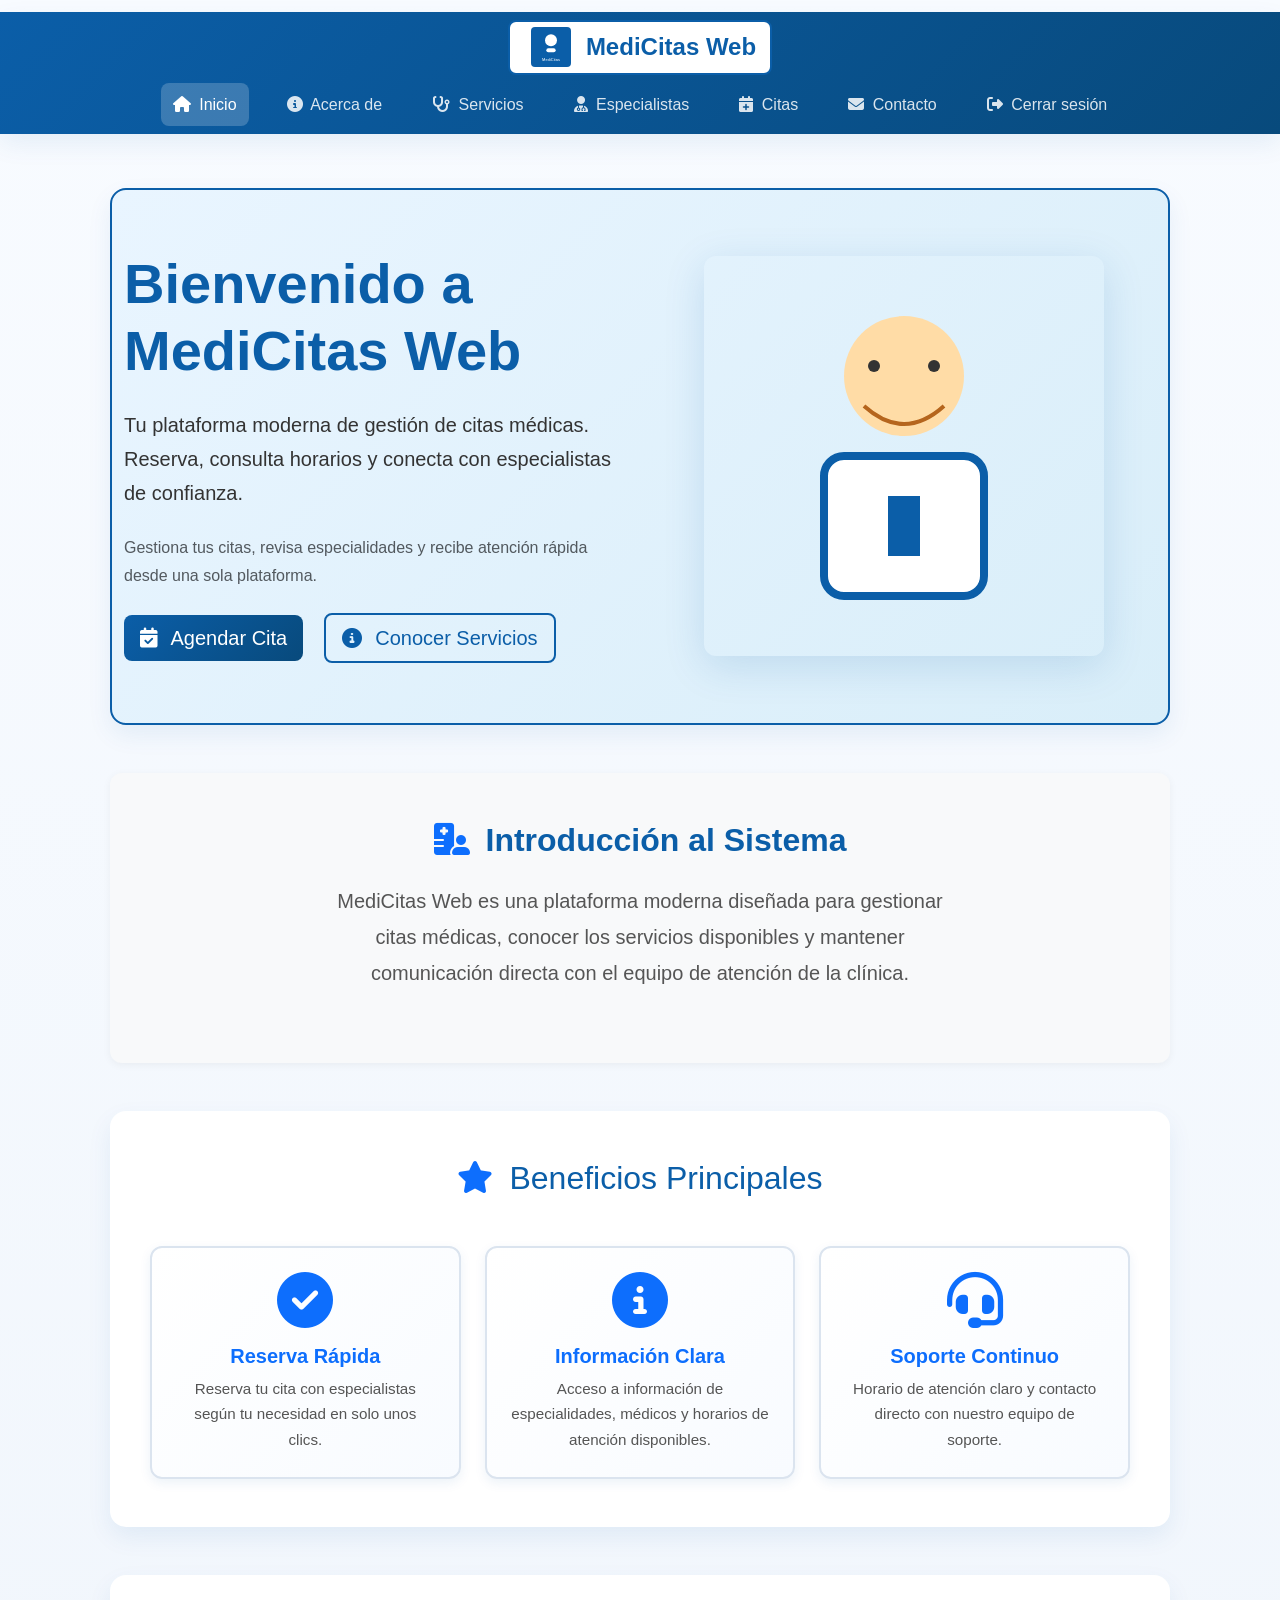
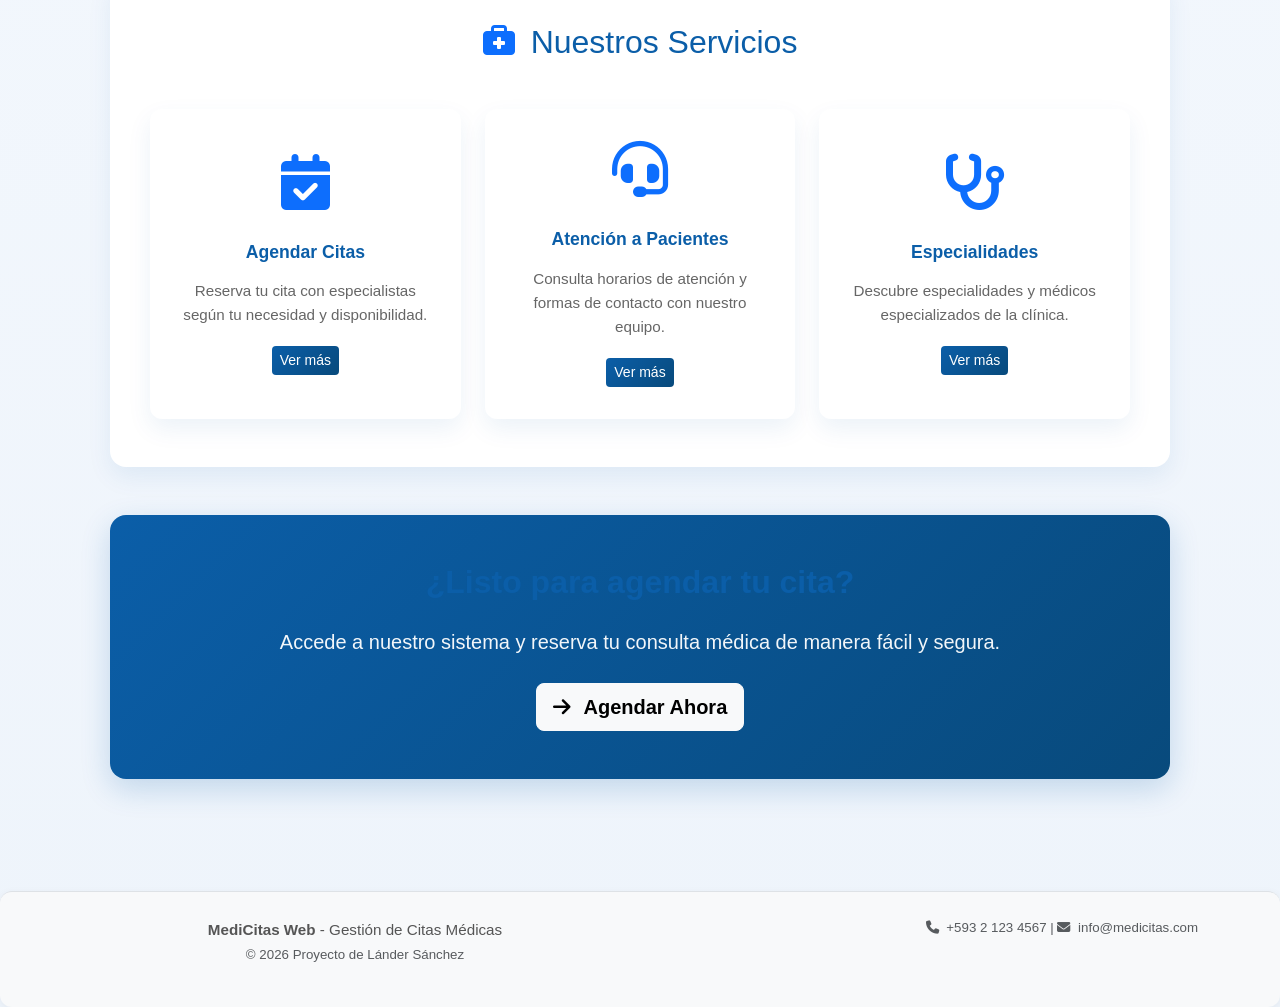
<file: Proyecto_SánchezLánder_FW/index.html>
<!DOCTYPE html>
<html lang="es">

<head>
  <meta charset="utf-8">
  <meta name="viewport" content="width=device-width, initial-scale=1.0">
  <title>MediCitas Web - Inicio</title>
  <link rel="icon" type="image/png" href="./images/inicio.png">

  <!-- Bootstrap CSS -->
  <link href="https://cdnjs.cloudflare.com/ajax/libs/bootstrap/5.3.0/css/bootstrap.min.css" rel="stylesheet">

  <!-- Font Awesome -->
  <link rel="stylesheet" href="https://cdnjs.cloudflare.com/ajax/libs/font-awesome/6.5.1/css/all.min.css">

  <!-- Custom CSS -->
  <link rel="stylesheet" href="css/general.css">
  <link rel="stylesheet" href="css/index.css">

  <meta name="description" content="MediCitas Web - Gestión simple de citas médicas">
</head>

<body>
  <!-- Navbar con Bootstrap -->
<!-- Navbar con Bootstrap (Completamente Centrada) -->
  <nav class="navbar navbar-expand-lg navbar-light sticky-top">
    <div class="container d-flex flex-column align-items-center">
      
      <!-- Contenedor para el Logo / Marca en el Centro -->
      <div class="w-100 d-flex justify-content-center mb-2">
        <a class="navbar-brand d-flex align-items-center fw-bold mx-auto" href="index.html" style="color: #0b5ea8 !important;">
          <img src="images/logo.svg" alt="Logo MediCitas" class="logo me-2" style="height: 40px;">
          <span class="fs-4" style="color: #0b5ea8 !important; opacity: 1 !important;">MediCitas Web</span>
        </a>
      </div>

      <!-- Botón Hamburguesa para Móviles -->
      <button class="navbar-toggler mb-2" type="button" data-bs-toggle="collapse" data-bs-target="#navbarNav">
        <span class="navbar-toggler-icon"></span>
      </button>

      <!-- Enlaces de navegación centrados -->
      <div class="collapse navbar-collapse justify-content-center" id="navbarNav">
    <ul class="navbar-nav text-center">
  <li class="nav-item"><a class="nav-link active" href="index.html"><i class="fas fa-house me-1"></i> Inicio</a></li>
  <li class="nav-item"><a class="nav-link" href="about.html"><i class="fas fa-circle-info me-1"></i> Acerca de</a></li>
  <li class="nav-item"><a class="nav-link" href="services.html"><i class="fas fa-stethoscope me-1"></i> Servicios</a></li>
  <li class="nav-item"><a class="nav-link" href="specialists.html"><i class="fas fa-user-doctor me-1"></i> Especialistas</a></li>
  <li class="nav-item"><a class="nav-link" href="citas.html"><i class="fas fa-calendar-plus me-1"></i> Citas</a></li>
  <li class="nav-item"><a class="nav-link" href="contact.html"><i class="fas fa-envelope me-1"></i> Contacto</a></li>
  <li class="nav-item"><a class="nav-link ms-lg-2" href="login.html"><i class="fas fa-sign-out-alt me-1"></i> Cerrar sesión</a></li>
</ul>
      </div>
      
    </div>
  </nav>

  <main>
    <!-- Hero Section -->
    <section class="hero-section mb-5">
      <div class="container">
        <div class="row align-items-center">
          <div class="col-lg-6">
            <h1 class="display-4 mb-4">Bienvenido a MediCitas Web</h1>
            <p class="lead mb-4">Tu plataforma moderna de gestión de citas médicas. Reserva, consulta horarios y conecta
              con especialistas de confianza.</p>
            <p class="text-muted mb-4">Gestiona tus citas, revisa especialidades y recibe atención rápida desde una sola
              plataforma.</p>
            <a href="citas.html" class="btn btn-primary btn-lg me-3">
              <i class="fas fa-calendar-check me-2"></i> Agendar Cita
            </a>
            <a href="services.html" class="btn btn-outline-primary btn-lg">
              <i class="fas fa-info-circle me-2"></i> Conocer Servicios
            </a>
          </div>
        <div class="col-lg-6 d-flex justify-content-center align-items-center">
            <img src="images/doctor.svg" alt="Doctor" class="img-fluid w-100" style="max-width: 400px;">
          </div>
        </div>
      </div>
    </section>

    <!-- Introducción -->
    <section class="py-5 bg-light rounded-lg mb-5">
      <div class="container">
        <div class="row">
          <div class="col-lg-8 mx-auto text-center">
            <h2 class="mb-4"><i class="fas fa-hospital-user text-primary me-3"></i>Introducción al Sistema</h2>
            <p class="fs-5">MediCitas Web es una plataforma moderna diseñada para gestionar citas médicas, conocer los
              servicios disponibles y mantener comunicación directa con el equipo de atención de la clínica.</p>
          </div>
        </div>
      </div>
    </section>

    <!-- Beneficios con Grid -->
    <section class="py-5 mb-5">
      <div class="container">
        <h2 class="text-center mb-5"><i class="fas fa-star text-primary me-3"></i>Beneficios Principales</h2>
        <div class="row g-4">
          <div class="col-md-6 col-lg-4">
            <div class="benefit-card p-4 h-100">
              <i class="fas fa-check-circle text-primary display-4 mb-3"></i>
              <h3 class="h5 text-primary mb-2">Reserva Rápida</h3>
              <p>Reserva tu cita con especialistas según tu necesidad en solo unos clics.</p>
            </div>
          </div>
          <div class="col-md-6 col-lg-4">
            <div class="benefit-card p-4 h-100">
              <i class="fas fa-info-circle text-primary display-4 mb-3"></i>
              <h3 class="h5 text-primary mb-2">Información Clara</h3>
              <p>Acceso a información de especialidades, médicos y horarios de atención disponibles.</p>
            </div>
          </div>
          <div class="col-md-6 col-lg-4">
            <div class="benefit-card p-4 h-100">
              <i class="fas fa-headset text-primary display-4 mb-3"></i>
              <h3 class="h5 text-primary mb-2">Soporte Continuo</h3>
              <p>Horario de atención claro y contacto directo con nuestro equipo de soporte.</p>
            </div>
          </div>
        </div>
      </div>
    </section>

    <!-- Resumen de Servicios con Cards Bootstrap -->
    <section class="py-5">
      <div class="container">
        <h2 class="text-center mb-5"><i class="fas fa-briefcase-medical text-primary me-3"></i>Nuestros Servicios</h2>
        <div class="row g-4">
          <div class="col-md-6 col-lg-4">
            <div class="card h-100 shadow-hover">
              <div class="card-body text-center">
                <i class="fas fa-calendar-check display-4 text-primary mb-3"></i>
                <h4 class="card-title">Agendar Citas</h4>
                <p class="card-text">Reserva tu cita con especialistas según tu necesidad y disponibilidad.</p>
                <a href="citas.html" class="btn btn-primary btn-sm">Ver más</a>
              </div>
            </div>
          </div>
          <div class="col-md-6 col-lg-4">

            <div class="card h-100 shadow-hover">
              <div class="card-body text-center">
                <!-- Icono de Atención al Paciente Restaurado -->
                <i class="fas fa-headset display-4 text-primary mb-3"></i>
                <h4 class="card-title">Atención a Pacientes</h4>
                <p class="card-text">Consulta horarios de atención y formas de contacto con nuestro equipo.</p>
                <a href="contact.html" class="btn btn-primary btn-sm">Ver más</a>
              </div>
            </div>
          </div>
          <div class="col-md-6 col-lg-4">
            <div class="card h-100 shadow-hover">
              <div class="card-body text-center">
                <i class="fas fa-stethoscope display-4 text-primary mb-3"></i>
                <h4 class="card-title">Especialidades</h4>
                <p class="card-text">Descubre especialidades y médicos especializados de la clínica.</p>
                <a href="specialists.html" class="btn btn-primary btn-sm">Ver más</a>
              </div>
            </div>
          </div>
        </div>
      </div>
    </section>

    <!-- CTA Section -->
    <section class="gradient-primary py-5 rounded-lg mt-5">
      <div class="container text-center">
        <h2 class="mb-4">¿Listo para agendar tu cita?</h2>
        <p class="fs-5 mb-4">Accede a nuestro sistema y reserva tu consulta médica de manera fácil y segura.</p>
        <a href="citas.html" class="btn btn-light btn-lg">
          <i class="fas fa-arrow-right me-2"></i> Agendar Ahora
        </a>
      </div>
    </section>
  </main>

  <footer class="bg-light border-top mt-5 py-4">
    <div class="container">
      <div class="row">
        <div class="col-md-6">
          <p class="mb-0"><strong>MediCitas Web</strong> - Gestión de Citas Médicas</p>
          <p class="text-muted small">© 2026 Proyecto de Lánder Sánchez</p>
        </div>
        <div class="col-md-6 text-md-end">
          <p class="text-muted small">
            <i class="fas fa-phone me-1"></i> +593 2 123 4567 |
            <i class="fas fa-envelope me-1"></i> info@medicitas.com
          </p>
        </div>
      </div>
    </div>
  </footer>

  <!-- Bootstrap JS -->
  <script src="https://cdnjs.cloudflare.com/ajax/libs/bootstrap/5.3.0/js/bootstrap.bundle.min.js"></script>
</body>

</html>
</file>
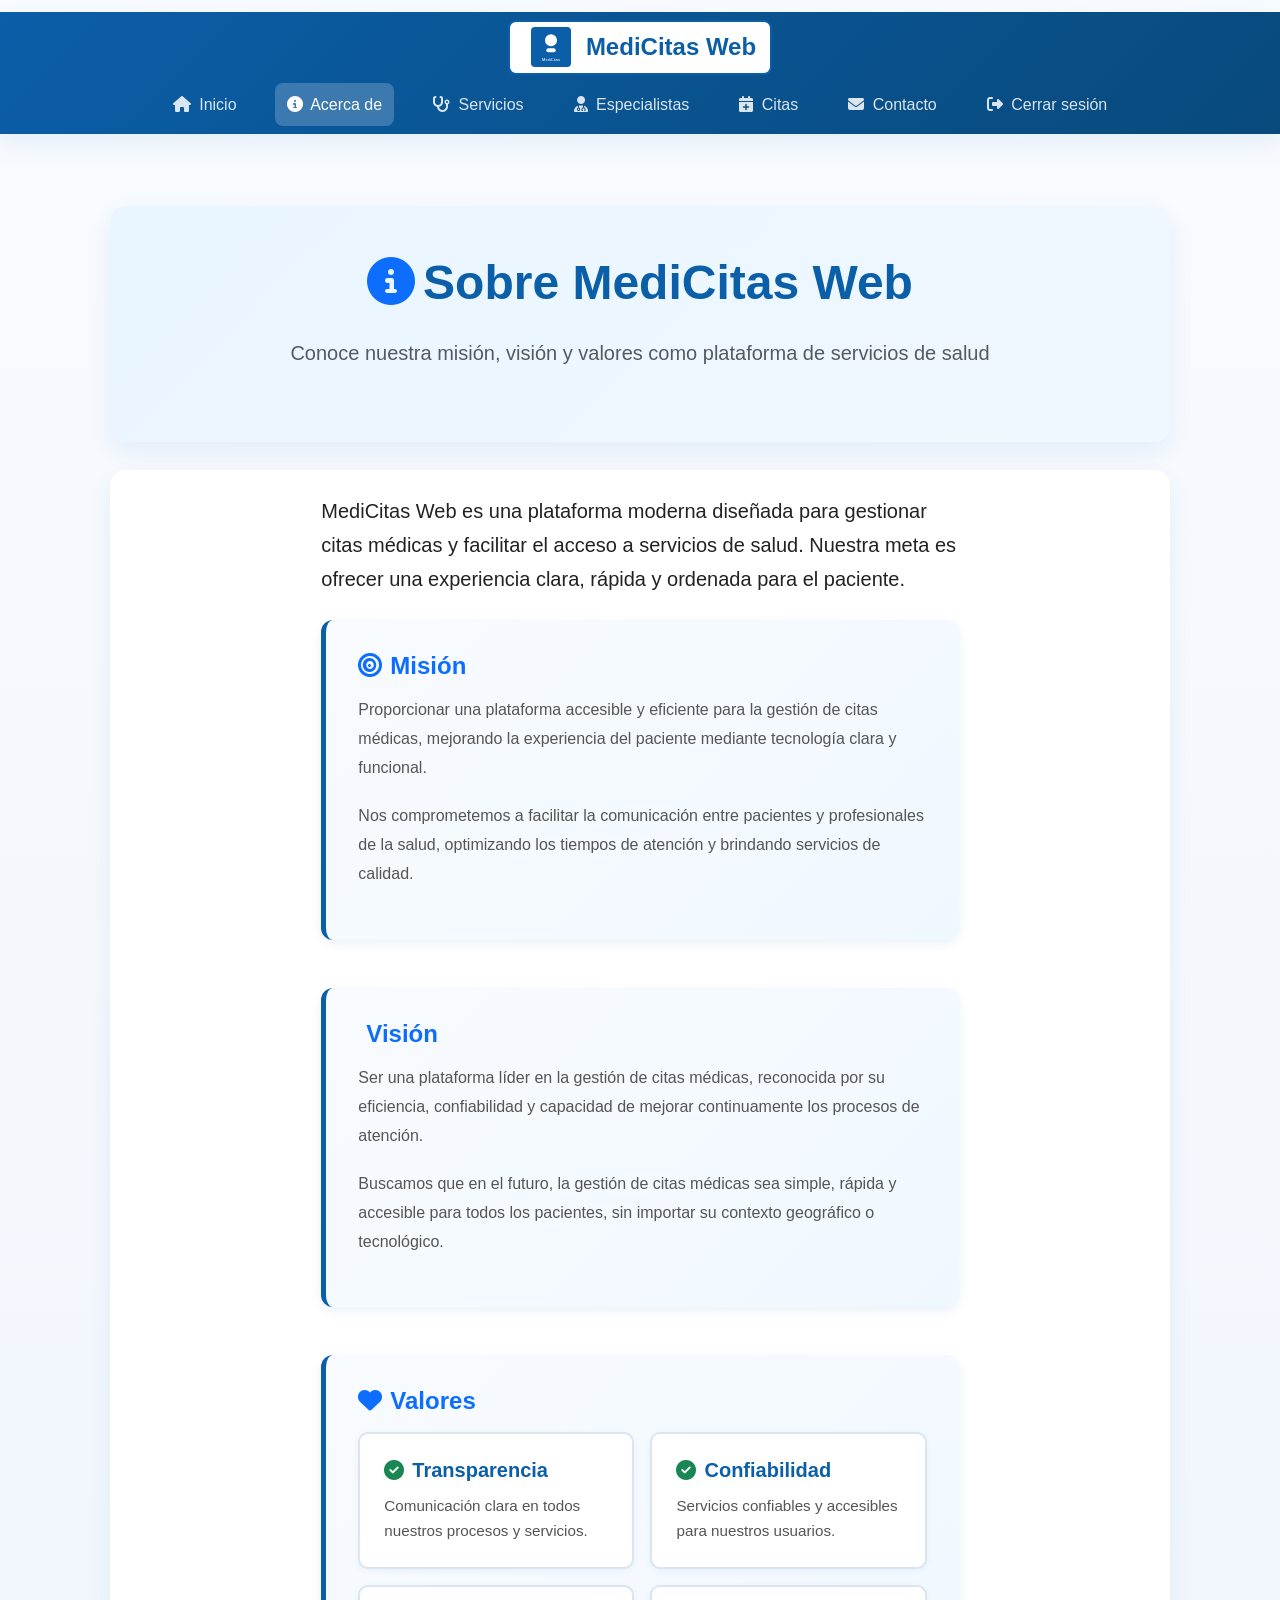
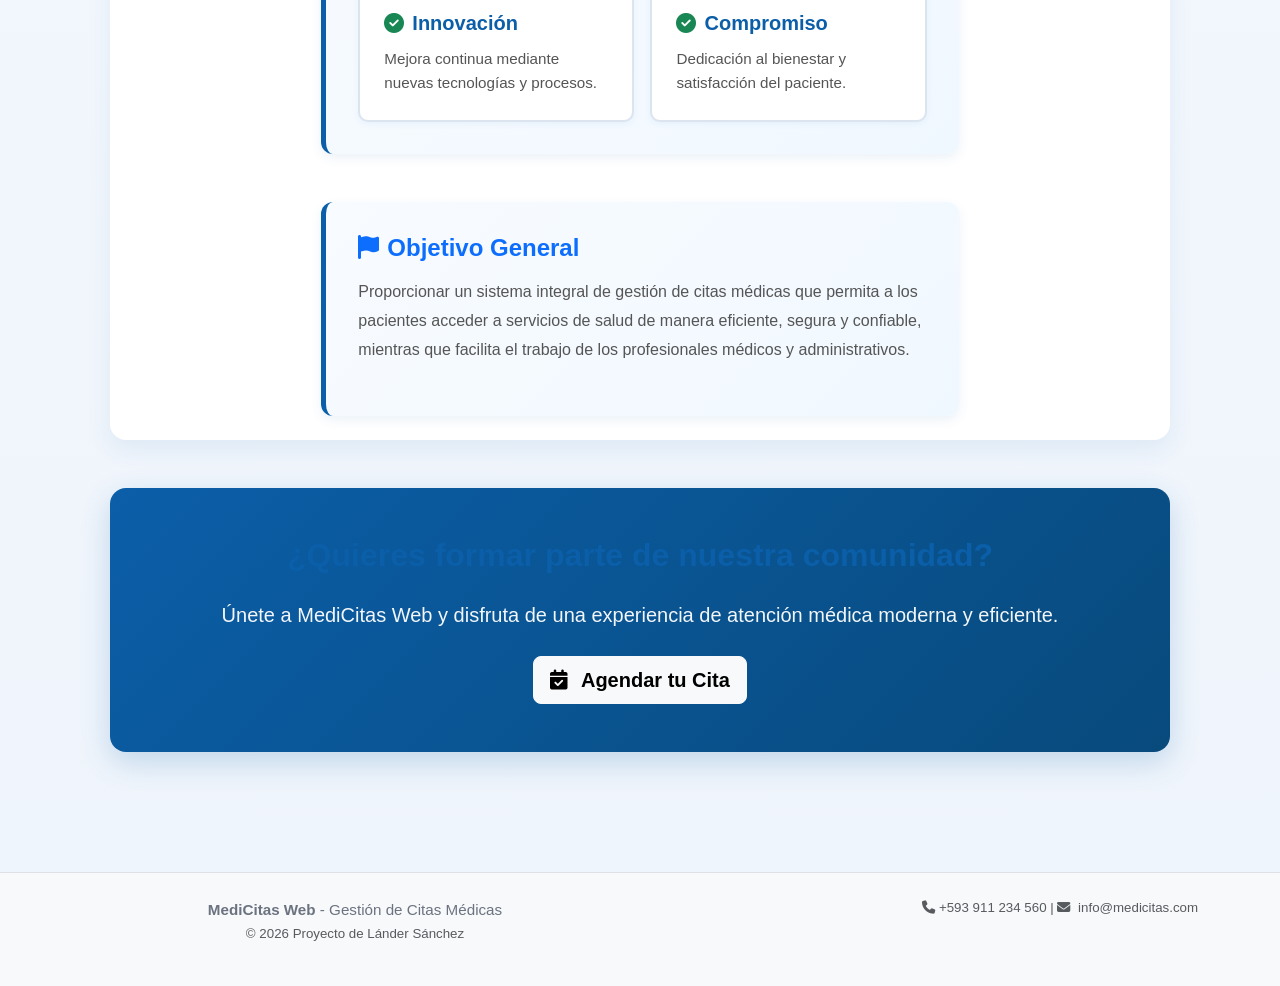
<file: Proyecto_SánchezLánder_FW/about.html>
<!DOCTYPE html>
<html lang="es">

<head>
  <meta charset="utf-8">
  <meta name="viewport" content="width=device-width, initial-scale=1.0">
  <title>MediCitas Web - Acerca de</title>
  <link rel="icon" type="image/png" href="./images/informacion.png">

  <!-- Bootstrap CSS -->
  <link href="https://cdnjs.cloudflare.com/ajax/libs/bootstrap/5.3.0/css/bootstrap.min.css" rel="stylesheet">

  <!-- Font Awesome -->
  <link rel="stylesheet" href="https://cdnjs.cloudflare.com/ajax/libs/font-awesome/6.5.1/css/all.min.css">

  <!-- Custom CSS -->
  <link rel="stylesheet" href="css/general.css">
  <link rel="stylesheet" href="css/about.css">
</head>

<body>
  <!-- Navbar con Bootstrap -->
  <!-- Navbar con Bootstrap (Completamente Centrada) -->
  <nav class="navbar navbar-expand-lg navbar-light sticky-top">
    <div class="container d-flex flex-column align-items-center">
      
      <!-- Contenedor para el Logo / Marca en el Centro -->
      <div class="w-100 d-flex justify-content-center mb-2">
        <a class="navbar-brand d-flex align-items-center fw-bold mx-auto" href="index.html" style="color: #0b5ea8 !important;">
          <img src="images/logo.svg" alt="Logo MediCitas" class="logo me-2" style="height: 40px;">
          <span class="fs-4" style="color: #0b5ea8 !important; opacity: 1 !important;">MediCitas Web</span>
        </a>
      </div>

      <!-- Botón Hamburguesa para Móviles -->
      <button class="navbar-toggler mb-2" type="button" data-bs-toggle="collapse" data-bs-target="#navbarNav">
        <span class="navbar-toggler-icon"></span>
      </button>

      <!-- Enlaces de navegación centrados -->
      <div class="collapse navbar-collapse justify-content-center" id="navbarNav">
       <ul class="navbar-nav text-center">
  <li class="nav-item"><a class="nav-link" href="index.html"><i class="fas fa-house me-1"></i> Inicio</a></li>
  <li class="nav-item"><a class="nav-link active" href="about.html"><i class="fas fa-circle-info me-1"></i> Acerca de</a></li>
  <li class="nav-item"><a class="nav-link" href="services.html"><i class="fas fa-stethoscope me-1"></i> Servicios</a></li>
  <li class="nav-item"><a class="nav-link" href="specialists.html"><i class="fas fa-user-doctor me-1"></i> Especialistas</a></li>
  <li class="nav-item"><a class="nav-link" href="citas.html"><i class="fas fa-calendar-plus me-1"></i> Citas</a></li>
  <li class="nav-item"><a class="nav-link" href="contact.html"><i class="fas fa-envelope me-1"></i> Contacto</a></li>
  <li class="nav-item"><a class="nav-link ms-lg-2" href="login.html"><i class="fas fa-sign-out-alt me-1"></i> Cerrar sesión</a></li>
</ul>
      </div>
      
    </div>
  </nav>

  <main class="py-5">
    <!-- Encabezado -->
    <section class="py-5">
      <div class="container">
        <div class="text-center">
          <h1 class="display-5 mb-4"><i class="fas fa-info-circle text-primary me-2"></i>Sobre MediCitas Web</h1>
          <p class="lead text-muted">Conoce nuestra misión, visión y valores como plataforma de servicios de salud</p>
        </div>
      </div>
    </section>

    <!-- Contenido principal -->
    <section class="py-4 mb-5">
      <div class="container">
        <div class="row g-5">
          <div class="col-lg-8 mx-auto">
            <p class="fs-5">
              MediCitas Web es una plataforma moderna diseñada para gestionar citas médicas
              y facilitar el acceso a servicios de salud. Nuestra meta es ofrecer
              una experiencia clara, rápida y ordenada para el paciente.
            </p>

            <!-- Misión -->
            <div class="info-card mb-5">
              <h2 class="h3 text-primary mb-3"><i class="fas fa-bullseye me-2"></i>Misión</h2>
              <p>
                Proporcionar una plataforma accesible y eficiente para la gestión de citas médicas,
                mejorando la experiencia del paciente mediante tecnología clara y funcional.
              </p>
              <p>
                Nos comprometemos a facilitar la comunicación entre pacientes y profesionales de la salud,
                optimizando los tiempos de atención y brindando servicios de calidad.
              </p>
            </div>

            <!-- Visión -->
            <div class="info-card mb-5">
              <h2 class="h3 text-primary mb-3"><i class="fas fa-telescope me-2"></i>Visión</h2>
              <p>
                Ser una plataforma líder en la gestión de citas médicas, reconocida por su
                eficiencia, confiabilidad y capacidad de mejorar continuamente los procesos de atención.
              </p>
              <p>
                Buscamos que en el futuro, la gestión de citas médicas sea simple, rápida y accesible
                para todos los pacientes, sin importar su contexto geográfico o tecnológico.
              </p>
            </div>

            <!-- Valores -->
            <div class="info-card mb-5">
              <h2 class="h3 text-primary mb-3"><i class="fas fa-heart me-2"></i>Valores</h2>
              <div class="row g-3">
                <div class="col-md-6">
                  <div class="value-item">
                    <h5><i class="fas fa-check-circle text-success me-2"></i>Transparencia</h5>
                    <p>Comunicación clara en todos nuestros procesos y servicios.</p>
                  </div>
                </div>
                <div class="col-md-6">
                  <div class="value-item">
                    <h5><i class="fas fa-check-circle text-success me-2"></i>Confiabilidad</h5>
                    <p>Servicios confiables y accesibles para nuestros usuarios.</p>
                  </div>
                </div>
                <div class="col-md-6">
                  <div class="value-item">
                    <h5><i class="fas fa-check-circle text-success me-2"></i>Innovación</h5>
                    <p>Mejora continua mediante nuevas tecnologías y procesos.</p>
                  </div>
                </div>
                <div class="col-md-6">
                  <div class="value-item">
                    <h5><i class="fas fa-check-circle text-success me-2"></i>Compromiso</h5>
                    <p>Dedicación al bienestar y satisfacción del paciente.</p>
                  </div>
                </div>
              </div>
            </div>

            <!-- Objetivo -->
            <div class="info-card">
              <h2 class="h3 text-primary mb-3"><i class="fas fa-flag me-2"></i>Objetivo General</h2>
              <p>
                Proporcionar un sistema integral de gestión de citas médicas que permita
                a los pacientes acceder a servicios de salud de manera eficiente, segura y confiable,
                mientras que facilita el trabajo de los profesionales médicos y administrativos.
              </p>
            </div>
          </div>
        </div>
      </div>
    </section>

    <!-- CTA Section -->
    <section class="gradient-primary py-5 rounded-lg mt-5">
      <div class="container text-center">
        <h2 class="mb-4">¿Quieres formar parte de nuestra comunidad?</h2>
        <p class="fs-5 mb-4">Únete a MediCitas Web y disfruta de una experiencia de atención médica moderna y eficiente.
        </p>
        <a href="citas.html" class="btn btn-light btn-lg">
          <i class="fas fa-calendar-check me-2"></i> Agendar tu Cita
        </a>
      </div>
    </section>
  </main>

  <footer class="bg-light border-top mt-5 py-4">
    <div class="container">
      <div class="row">
        <div class="col-md-6">
          <p class="mb-0"><strong>MediCitas Web</strong> - Gestión de Citas Médicas</p>
          <p class="text-muted small">© 2026 Proyecto de Lánder Sánchez</p>
        </div>
        <div class="col-md-6 text-md-end">
          <p class="text-muted small">
            <i class="fas fa-phone me-1"></i>+593 911 234 560 |
            <i class="fas fa-envelope me-1"></i> info@medicitas.com
          </p>
        </div>
      </div>
    </div>
  </footer>

  <!-- Bootstrap JS -->
  <script src="https://cdnjs.cloudflare.com/ajax/libs/bootstrap/5.3.0/js/bootstrap.bundle.min.js"></script>
</body>

</html>
</file>
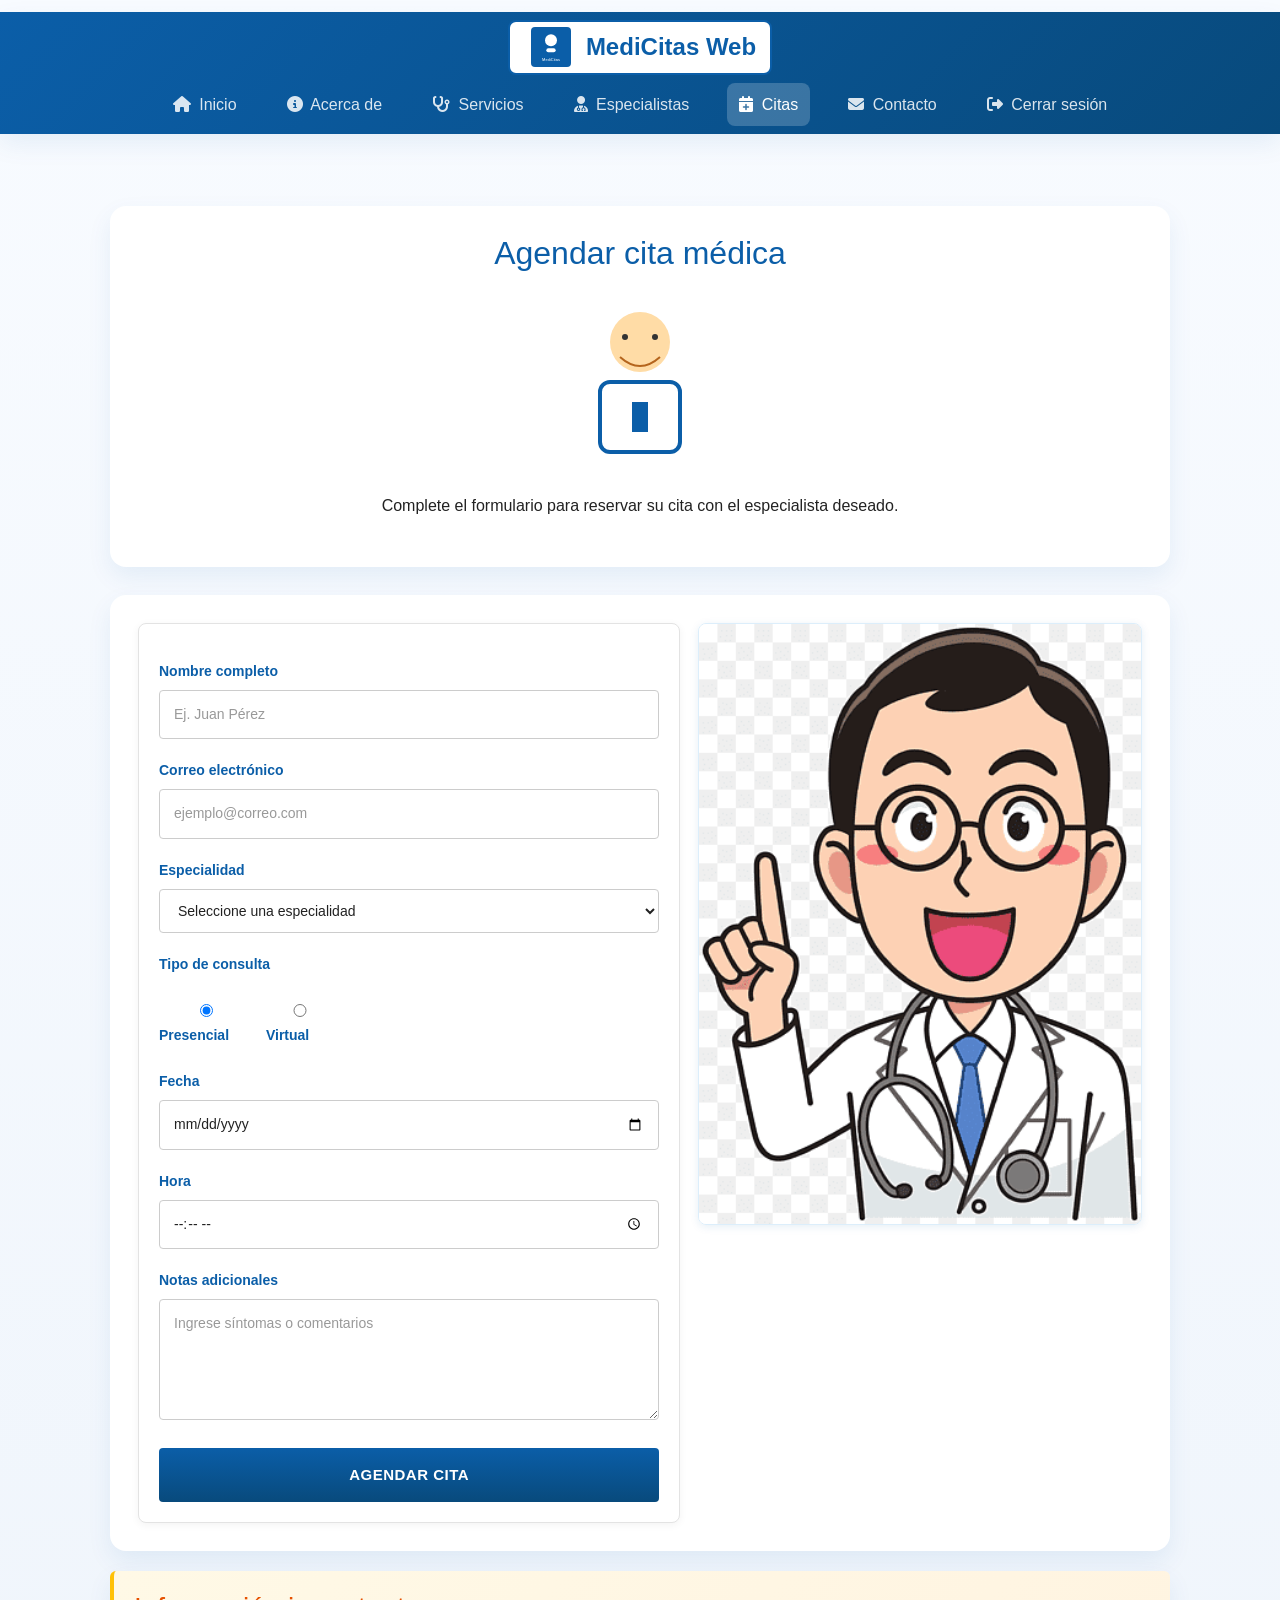
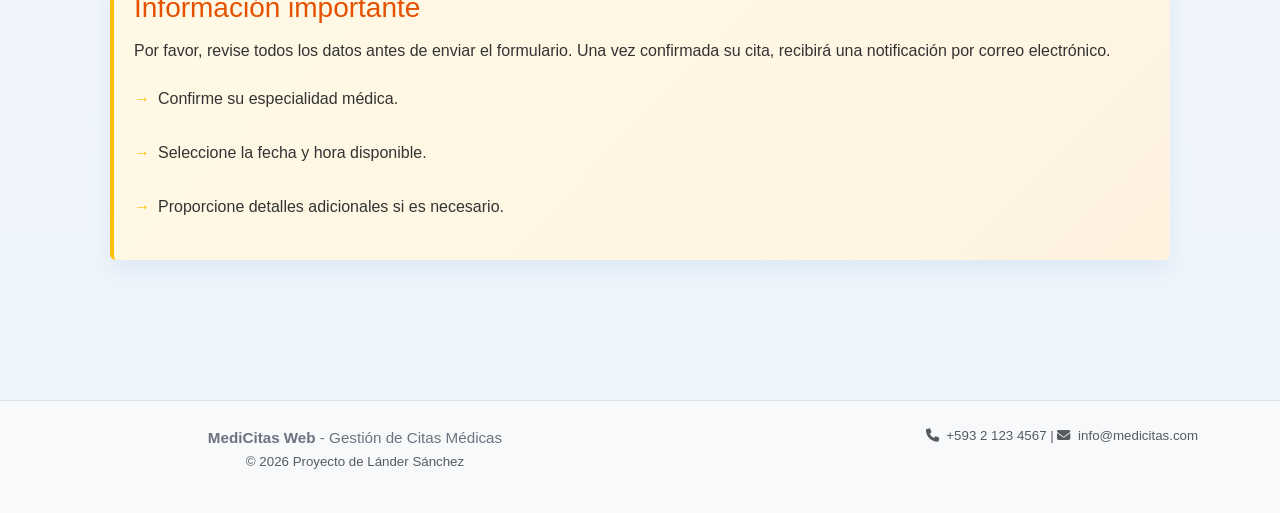
<file: Proyecto_SánchezLánder_FW/citas.html>
<!DOCTYPE html>
<html lang="es">
<meta charset="utf-8">
<meta name="viewport" content="width=device-width, initial-scale=1.0">
<title>MediCitas Web - Citas</title>
<link rel="icon" type="image/png" href="./images/citas.png">

<!-- Bootstrap CSS -->
<link href="https://cdnjs.cloudflare.com/ajax/libs/bootstrap/5.3.0/css/bootstrap.min.css" rel="stylesheet">

<!-- Font Awesome -->
<link rel="stylesheet" href="https://cdnjs.cloudflare.com/ajax/libs/font-awesome/6.5.1/css/all.min.css">

<!-- Custom CSS -->
<link rel="stylesheet" href="css/general.css">
<link rel="stylesheet" href="css/citas.css">
</head>

<body>
  <!-- Navbar con Bootstrap -->
  <!-- Navbar con Bootstrap (Completamente Centrada) -->
  <nav class="navbar navbar-expand-lg navbar-light sticky-top">
    <div class="container d-flex flex-column align-items-center">
      
      <!-- Contenedor para el Logo / Marca en el Centro -->
      <div class="w-100 d-flex justify-content-center mb-2">
        <a class="navbar-brand d-flex align-items-center fw-bold mx-auto" href="index.html" style="color: #0b5ea8 !important;">
          <img src="images/logo.svg" alt="Logo MediCitas" class="logo me-2" style="height: 40px;">
          <span class="fs-4" style="color: #0b5ea8 !important; opacity: 1 !important;">MediCitas Web</span>
        </a>
      </div>

      <!-- Botón Hamburguesa para Móviles -->
      <button class="navbar-toggler mb-2" type="button" data-bs-toggle="collapse" data-bs-target="#navbarNav">
        <span class="navbar-toggler-icon"></span>
      </button>

      <!-- Enlaces de navegación centrados -->
      <div class="collapse navbar-collapse justify-content-center" id="navbarNav">
        <ul class="navbar-nav text-center">
  <li class="nav-item"><a class="nav-link" href="index.html"><i class="fas fa-house me-1"></i> Inicio</a></li>
  <li class="nav-item"><a class="nav-link" href="about.html"><i class="fas fa-circle-info me-1"></i> Acerca de</a></li>
  <li class="nav-item"><a class="nav-link" href="services.html"><i class="fas fa-stethoscope me-1"></i> Servicios</a></li>
  <li class="nav-item"><a class="nav-link" href="specialists.html"><i class="fas fa-user-doctor me-1"></i> Especialistas</a></li>
  <li class="nav-item"><a class="nav-link active" href="citas.html"><i class="fas fa-calendar-plus me-1"></i> Citas</a></li>
  <li class="nav-item"><a class="nav-link" href="contact.html"><i class="fas fa-envelope me-1"></i> Contacto</a></li>
  <li class="nav-item"><a class="nav-link ms-lg-2" href="login.html"><i class="fas fa-sign-out-alt me-1"></i> Cerrar sesión</a></li>
</ul>
      </div>
      
    </div>
  </nav>

  <main class="py-5">
    <section>
      <h2>Agendar cita médica</h2>
      <img src="images/doctor.svg" alt="Agendar cita">
      <p>Complete el formulario para reservar su cita con el especialista deseado.</p>
    </section>

    <section id="formulario-citas">
      <form action="citas.html" method="get" id="form-agendar">
        <label for="nombre">Nombre completo</label>
        <input id="nombre" name="nombre" type="text" placeholder="Ej. Juan Pérez" required>

        <label for="email">Correo electrónico</label>
        <input id="email" name="email" type="email" placeholder="ejemplo@correo.com" required>

        <label for="especialidad">Especialidad</label>
        <select id="especialidad" name="especialidad" required>
          <option value="">Seleccione una especialidad</option>
          <option value="medicina_general">Medicina general</option>
          <option value="pediatria">Pediatría</option>
          <option value="odontologia">Odontología</option>
        </select>

        <label>Tipo de consulta</label>
        <div class="tipo-consulta">
          <label>
            <input type="radio" name="tipo" value="presencial" checked> Presencial
          </label>
          <label>
            <input type="radio" name="tipo" value="virtual"> Virtual
          </label>
        </div>

        <label for="fecha">Fecha</label>
        <input id="fecha" name="fecha" type="date" required>

        <label for="hora">Hora</label>
        <input id="hora" name="hora" type="time" required>

        <label for="notas">Notas adicionales</label>
        <textarea id="notas" name="notas" rows="4" placeholder="Ingrese síntomas o comentarios"></textarea>

        <button type="submit" id="btn-agendar-cita">Agendar cita</button>
      </form>

      <div class="imagen-formulario">
        <img src="images/doctorr.png" alt="Formulario de citas médicas">
      </div>
    </section>

    <section id="info-importante">
      <h3>Información importante</h3>
      <p>Por favor, revise todos los datos antes de enviar el formulario. Una vez confirmada su cita, recibirá una
        notificación por correo electrónico.</p>
      <ul>
        <li>Confirme su especialidad médica.</li>
        <li>Seleccione la fecha y hora disponible.</li>
        <li>Proporcione detalles adicionales si es necesario.</li>
      </ul>
    </section>
  </main>

  <footer class="bg-light border-top mt-5 py-4">
    <div class="container">
      <div class="row">
        <div class="col-md-6">
          <p class="mb-0"><strong>MediCitas Web</strong> - Gestión de Citas Médicas</p>
          <p class="text-muted small">© 2026 Proyecto de Lánder Sánchez</p>
        </div>
        <div class="col-md-6 text-md-end">
          <p class="text-muted small">
            <i class="fas fa-phone me-1"></i> +593 2 123 4567 |
            <i class="fas fa-envelope me-1"></i> info@medicitas.com
          </p>
        </div>
      </div>
    </div>
  </footer>

  <!-- Bootstrap JS -->
  <script src="https://cdnjs.cloudflare.com/ajax/libs/bootstrap/5.3.0/js/bootstrap.bundle.min.js"></script>
</body>

</html>
</file>
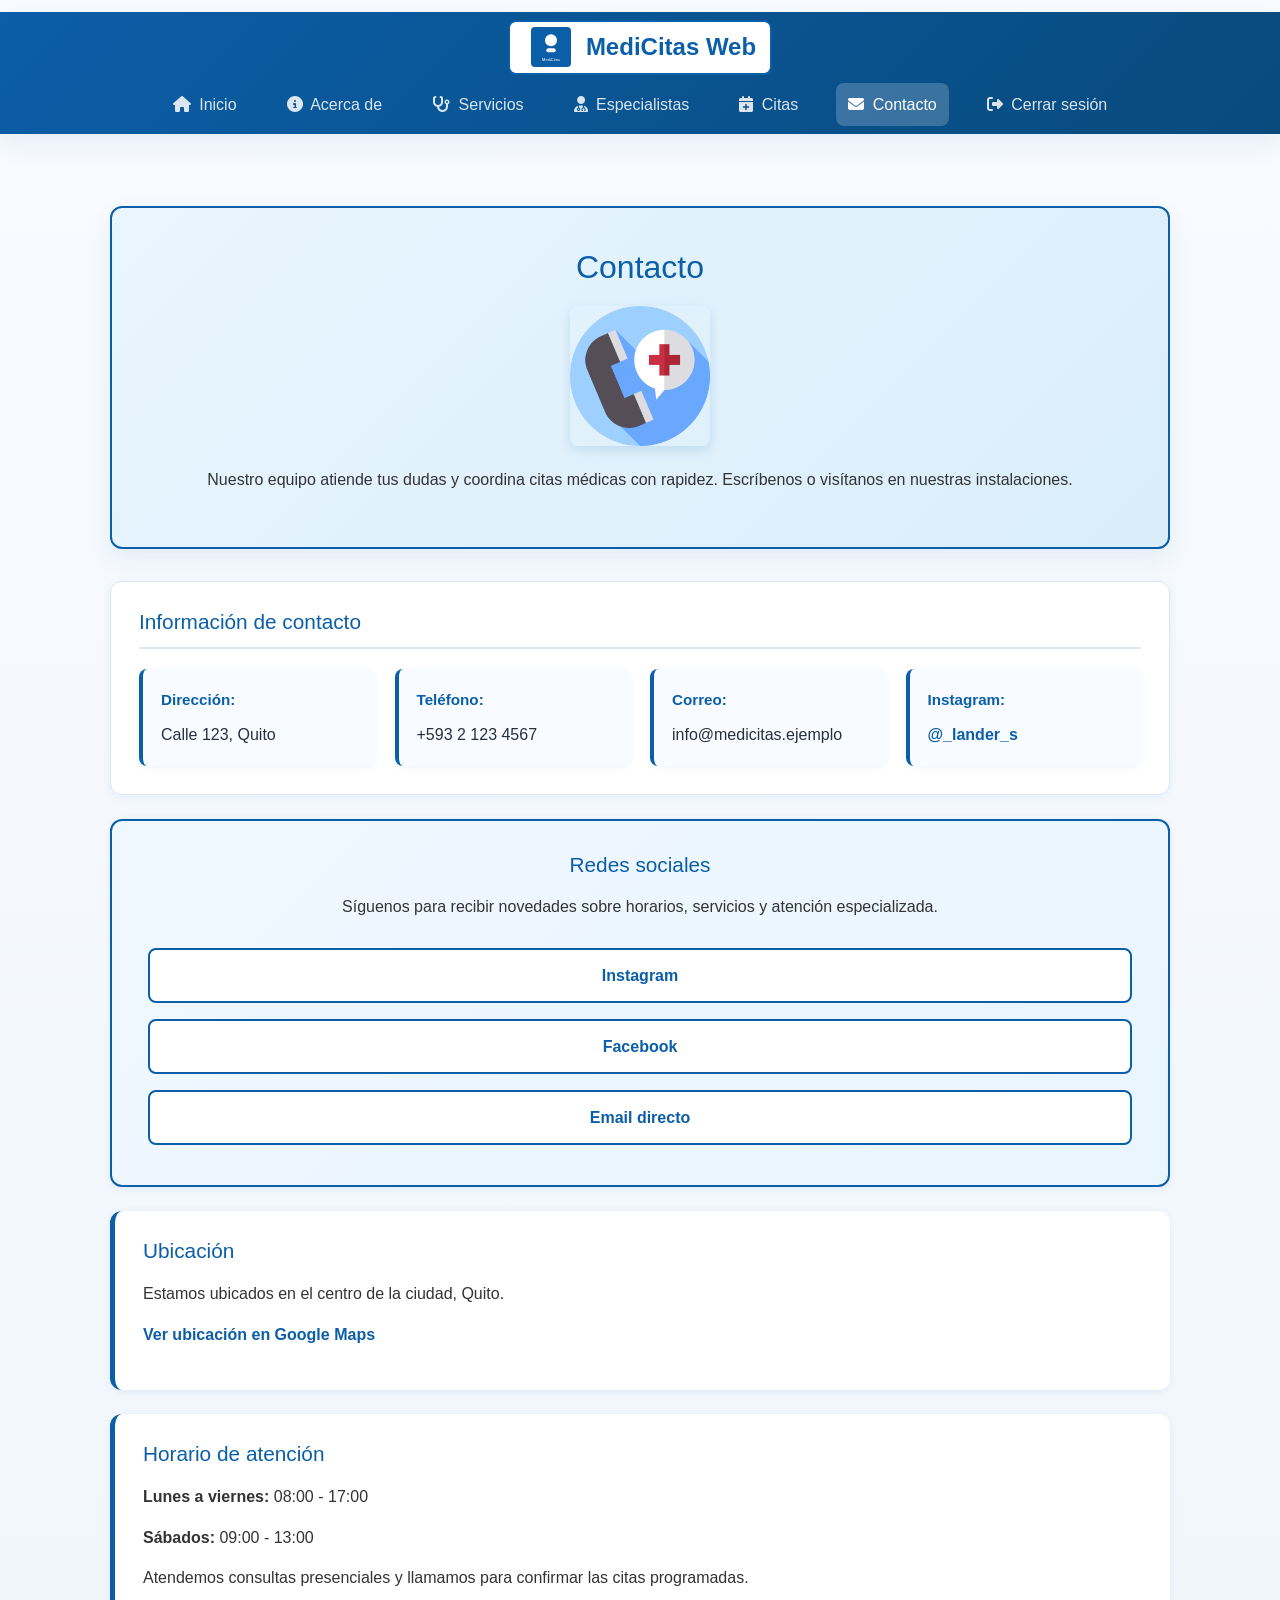
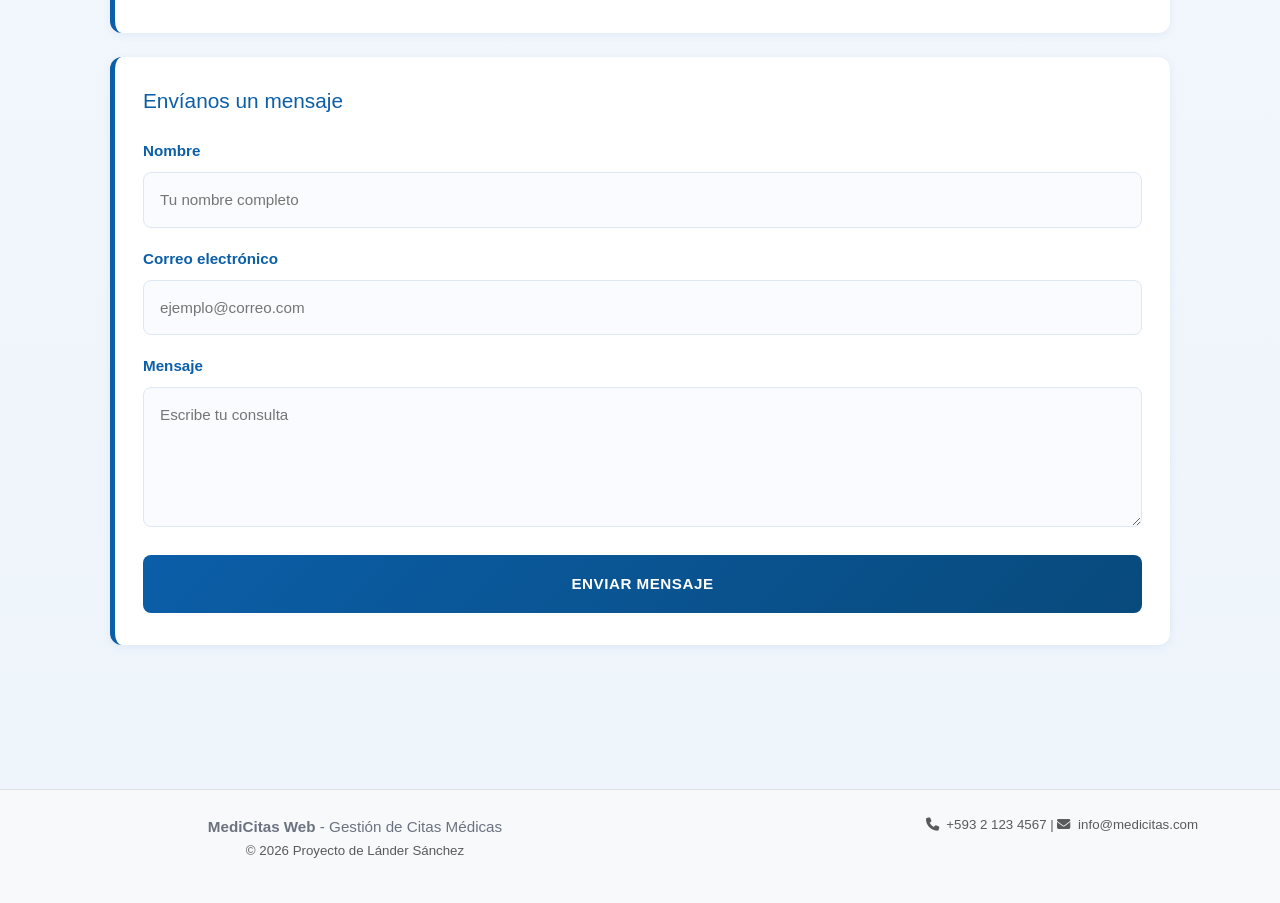
<file: Proyecto_SánchezLánder_FW/contact.html>
<!DOCTYPE html>
<html lang="es">

<head>
  <meta charset="utf-8">
  <meta name="viewport" content="width=device-width, initial-scale=1.0">
  <title>MediCitas Web - Contacto</title>
  <link rel="icon" type="image/png" href="./images/contacto.png">

  <!-- Bootstrap CSS -->
  <link href="https://cdnjs.cloudflare.com/ajax/libs/bootstrap/5.3.0/css/bootstrap.min.css" rel="stylesheet">

  <!-- Font Awesome -->
  <link rel="stylesheet" href="https://cdnjs.cloudflare.com/ajax/libs/font-awesome/6.5.1/css/all.min.css">

  <!-- Custom CSS -->
  <link rel="stylesheet" href="css/general.css">
  <link rel="stylesheet" href="css/contact.css">
</head>

<body>
  <!-- Navbar con Bootstrap -->
<!-- Navbar con Bootstrap (Completamente Centrada) -->
  <nav class="navbar navbar-expand-lg navbar-light sticky-top">
    <div class="container d-flex flex-column align-items-center">
      
      <!-- Contenedor para el Logo / Marca en el Centro -->
      <div class="w-100 d-flex justify-content-center mb-2">
        <a class="navbar-brand d-flex align-items-center fw-bold mx-auto" href="index.html" style="color: #0b5ea8 !important;">
          <img src="images/logo.svg" alt="Logo MediCitas" class="logo me-2" style="height: 40px;">
          <span class="fs-4" style="color: #0b5ea8 !important; opacity: 1 !important;">MediCitas Web</span>
        </a>
      </div>

      <!-- Botón Hamburguesa para Móviles -->
      <button class="navbar-toggler mb-2" type="button" data-bs-toggle="collapse" data-bs-target="#navbarNav">
        <span class="navbar-toggler-icon"></span>
      </button>

      <!-- Enlaces de navegación centrados -->
      <div class="collapse navbar-collapse justify-content-center" id="navbarNav">
    <ul class="navbar-nav text-center">
  <li class="nav-item"><a class="nav-link" href="index.html"><i class="fas fa-house me-1"></i> Inicio</a></li>
  <li class="nav-item"><a class="nav-link" href="about.html"><i class="fas fa-circle-info me-1"></i> Acerca de</a></li>
  <li class="nav-item"><a class="nav-link" href="services.html"><i class="fas fa-stethoscope me-1"></i> Servicios</a></li>
  <li class="nav-item"><a class="nav-link" href="specialists.html"><i class="fas fa-user-doctor me-1"></i> Especialistas</a></li>
  <li class="nav-item"><a class="nav-link" href="citas.html"><i class="fas fa-calendar-plus me-1"></i> Citas</a></li>
  <li class="nav-item"><a class="nav-link active" href="contact.html"><i class="fas fa-envelope me-1"></i> Contacto</a></li>
  <li class="nav-item"><a class="nav-link ms-lg-2" href="login.html"><i class="fas fa-sign-out-alt me-1"></i> Cerrar sesión</a></li>
</ul>
      </div>
      
    </div>
  </nav>

  <main class="py-5">
    <section id="seccion-contacto-principal">
      <h2>Contacto</h2>
      <img src="images/icono.png" alt="Contacto">

      <p>
        Nuestro equipo atiende tus dudas y coordina citas médicas con rapidez.
        Escríbenos o visítanos en nuestras instalaciones.
      </p>
    </section>

    <section id="info-contacto">
      <h3>Información de contacto</h3>

      <ul>
        <li><strong>Dirección:</strong> Calle 123, Quito</li>
        <li><strong>Teléfono:</strong> +593 2 123 4567</li>
        <li><strong>Correo:</strong> info@medicitas.ejemplo</li>
        <li>
          <strong>Instagram:</strong>
          <a href="https://www.instagram.com/_lander_s/" target="_blank">@_lander_s</a>
        </li>
      </ul>
    </section>

    <section class="redes-sociales">
      <h3>Redes sociales</h3>
      <p>Síguenos para recibir novedades sobre horarios, servicios y atención especializada.</p>
      <a href="https://www.instagram.com/_lander_s/" target="_blank" rel="noreferrer">Instagram</a>
      <a href="https://www.facebook.com" target="_blank" rel="noreferrer">Facebook</a>
      <a href="mailto:info@medicitas.ejemplo">Email directo</a>
    </section>

    <section>
      <h3>Ubicación</h3>
      <p>Estamos ubicados en el centro de la ciudad, Quito.</p>
      <p>
        <a href="https://maps.google.com/?q=Quito,Ecuador" target="_blank" title="Abrir ubicación en Google Maps">
          Ver ubicación en Google Maps
        </a>
      </p>
    </section>

    <section>
      <h3>Horario de atención</h3>
      <p><strong>Lunes a viernes:</strong> 08:00 - 17:00</p>
      <p><strong>Sábados:</strong> 09:00 - 13:00</p>
      <p>
        Atendemos consultas presenciales y llamamos para confirmar las citas programadas.
      </p>
    </section>

    <section id="formulario-contacto">
      <h3>Envíanos un mensaje</h3>
      <form action="contact.html" method="post">
        <label for="nombre-contacto">Nombre</label>
        <input id="nombre-contacto" name="nombre" type="text" placeholder="Tu nombre completo" required>

        <label for="email-contacto">Correo electrónico</label>
        <input id="email-contacto" name="email" type="email" placeholder="ejemplo@correo.com" required>

        <label for="mensaje-contacto">Mensaje</label>
        <textarea id="mensaje-contacto" name="mensaje" placeholder="Escribe tu consulta" required></textarea>

        <button type="submit">Enviar mensaje</button>
      </form>
    </section>
  </main>

  <footer class="bg-light border-top mt-5 py-4">
    <div class="container">
      <div class="row">
        <div class="col-md-6">
          <p class="mb-0"><strong>MediCitas Web</strong> - Gestión de Citas Médicas</p>
          <p class="text-muted small">© 2026 Proyecto de Lánder Sánchez</p>
        </div>
        <div class="col-md-6 text-md-end">
          <p class="text-muted small">
            <i class="fas fa-phone me-1"></i> +593 2 123 4567 |
            <i class="fas fa-envelope me-1"></i> info@medicitas.com
          </p>
        </div>
      </div>
    </div>
  </footer>

  <!-- Bootstrap JS -->
  <script src="https://cdnjs.cloudflare.com/ajax/libs/bootstrap/5.3.0/js/bootstrap.bundle.min.js"></script>
</body>

</html>
</file>
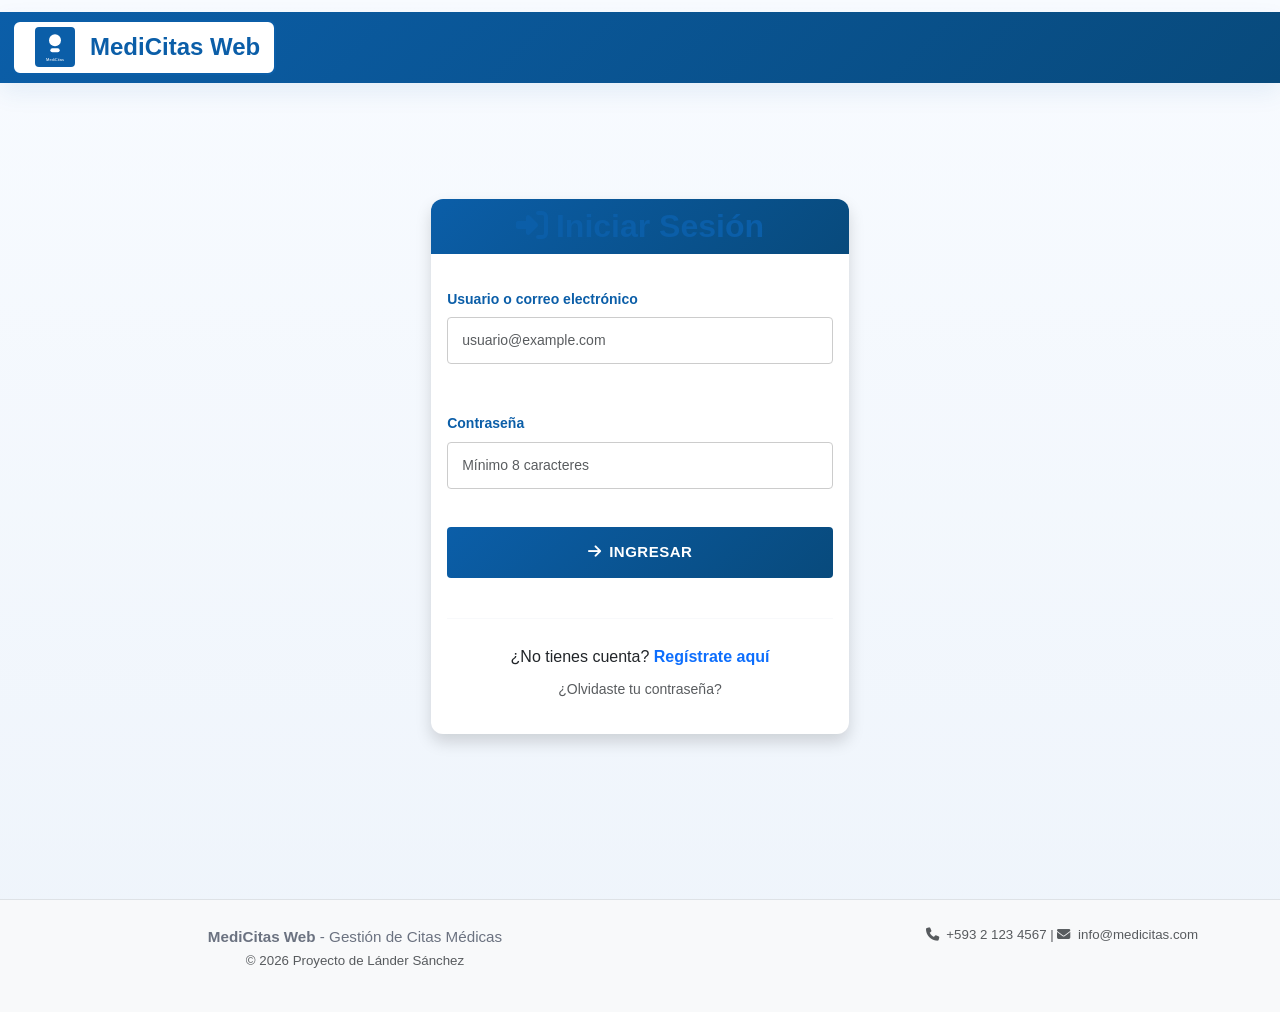
<file: Proyecto_SánchezLánder_FW/login.html>
<!DOCTYPE html>
<html lang="es">

<head>
  <meta charset="utf-8">
  <meta name="viewport" content="width=device-width, initial-scale=1.0">
  <title>MediCitas Web - Iniciar sesión</title>
  <link rel="icon" type="image/png" href="./images/icono.png">

  <!-- Bootstrap CSS -->
  <link href="https://cdnjs.cloudflare.com/ajax/libs/bootstrap/5.3.0/css/bootstrap.min.css" rel="stylesheet">

  <!-- Font Awesome -->
  <link rel="stylesheet" href="https://cdnjs.cloudflare.com/ajax/libs/font-awesome/6.5.1/css/all.min.css">

  <!-- Custom CSS -->
  <link rel="stylesheet" href="css/general.css">
  <link rel="stylesheet" href="css/auth.css">
</head>

<body>
  <!-- Navbar con Bootstrap -->
  <nav class="navbar navbar-expand-lg navbar-light sticky-top">
    <div class="container-fluid">
      <a class="navbar-brand d-flex align-items-center fw-bold" href="index.html" style="color: #0b5ea8 !important;">
        <img src="images/logo.svg" alt="Logo MediCitas" class="logo me-2" style="height: 40px;">
        <span class="fs-4" style="color: #0b5ea8 !important; opacity: 1 !important;">MediCitas Web</span>
      </a>
    </div>
  </nav>

  <main class="py-5 d-flex align-items-center" style="min-height: 80vh;">
    <div class="container">
      <div class="row justify-content-center">
        <div class="col-md-5">
          <div class="card shadow">
            <div class="card-header bg-primary text-white">
              <h2 class="card-title mb-0 text-center"><i class="fas fa-sign-in-alt me-2"></i>Iniciar Sesión</h2>
            </div>
            <div class="card-body">
              <form action="index.html" method="get" id="form-login">
                <div class="mb-3">
                  <label for="user" class="form-label">Usuario o correo electrónico</label>
                  <input class="form-control" id="user" name="user" type="text" placeholder="usuario@example.com"
                    required>
                </div>

                <div class="mb-3">
                  <label for="password" class="form-label">Contraseña</label>
                  <input class="form-control" id="password" name="password" type="password" minlength="8" maxlength="16"
                    required placeholder="Mínimo 8 caracteres">
                </div>

                <button type="submit" class="btn btn-primary w-100 mb-3"><i
                    class="fas fa-arrow-right me-2"></i>Ingresar</button>
              </form>

              <hr>

              <div class="text-center">
                <p class="mb-2">¿No tienes cuenta? <a href="register.html" class="text-primary fw-bold">Regístrate
                    aquí</a></p>
                <p class="small text-muted"><a href="#" class="text-muted">¿Olvidaste tu contraseña?</a></p>
              </div>
            </div>
          </div>
        </div>
      </div>
    </div>
  </main>

  <footer class="bg-light border-top mt-5 py-4">
    <div class="container">
      <div class="row">
        <div class="col-md-6">
          <p class="mb-0"><strong>MediCitas Web</strong> - Gestión de Citas Médicas</p>
          <p class="text-muted small">© 2026 Proyecto de Lánder Sánchez</p>
        </div>
        <div class="col-md-6 text-md-end">
          <p class="text-muted small">
            <i class="fas fa-phone me-1"></i> +593 2 123 4567 |
            <i class="fas fa-envelope me-1"></i> info@medicitas.com
          </p>
        </div>
      </div>
    </div>
  </footer>

  <!-- Bootstrap JS -->
  <script src="https://cdnjs.cloudflare.com/ajax/libs/bootstrap/5.3.0/js/bootstrap.bundle.min.js"></script>
</body>

</html>
</file>
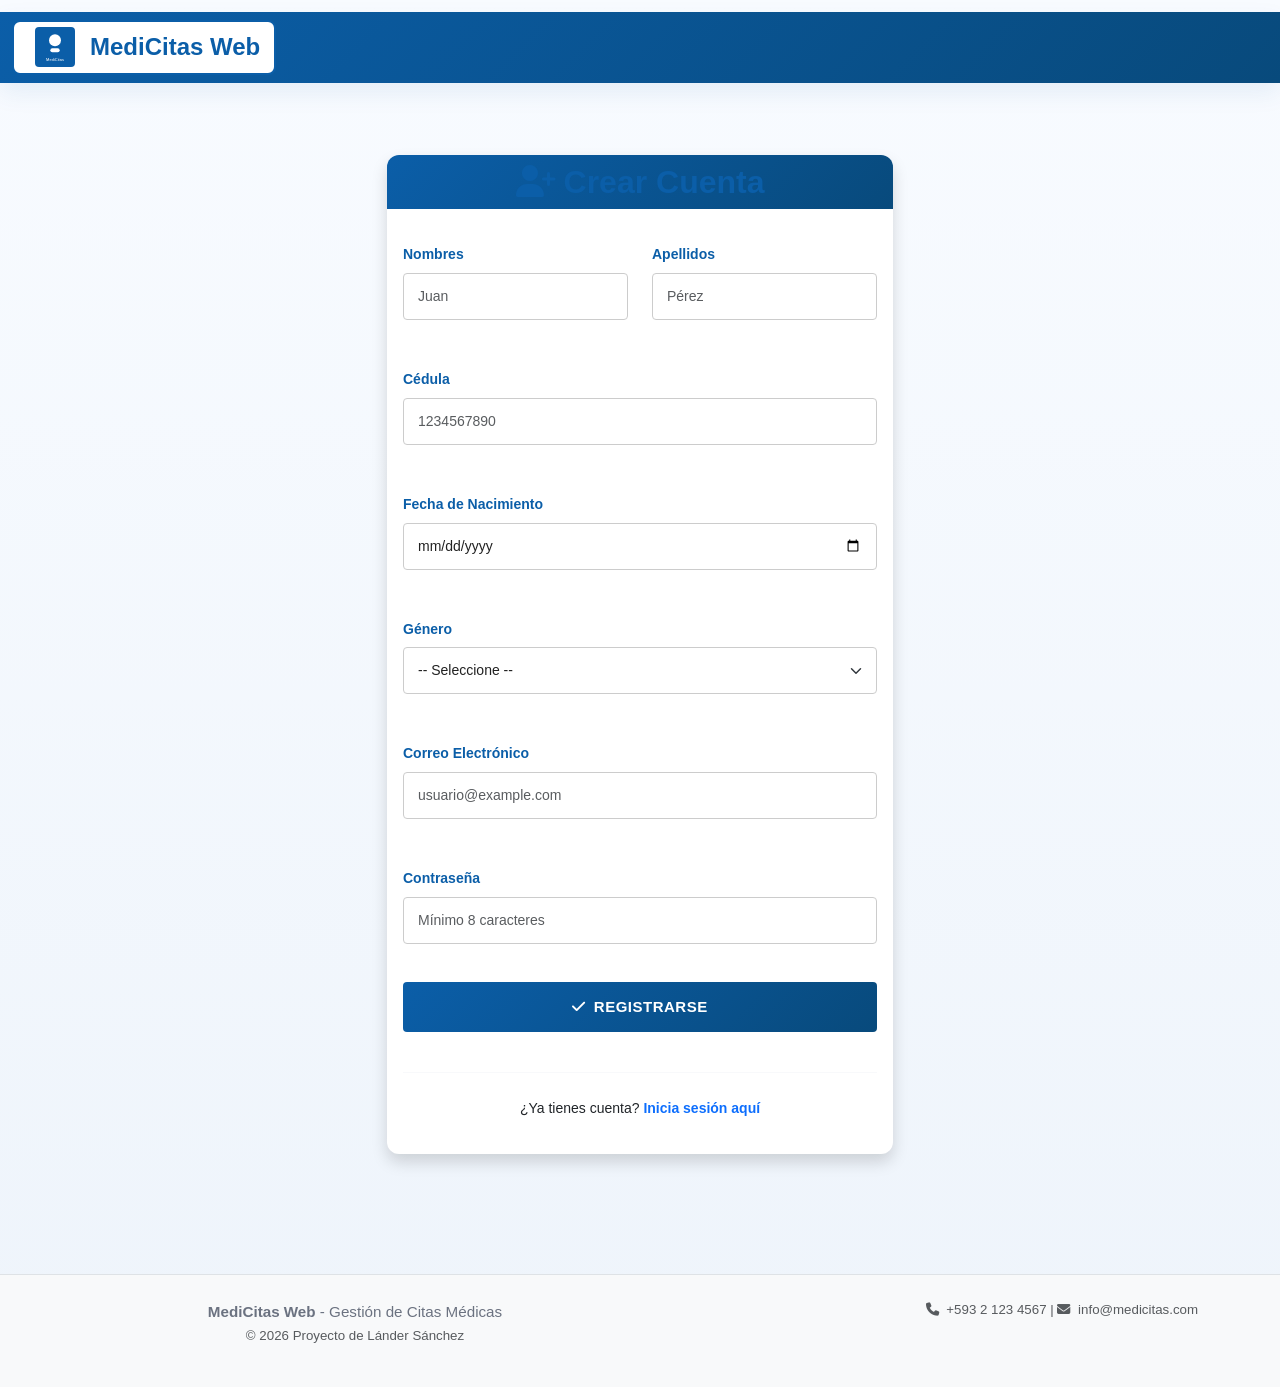
<file: Proyecto_SánchezLánder_FW/register.html>
<!DOCTYPE html>
<html lang="es">

<head>
  <meta charset="utf-8">
  <meta name="viewport" content="width=device-width, initial-scale=1.0">
  <title>MediCitas Web - Registro</title>

  <!-- Bootstrap CSS -->
  <link href="https://cdnjs.cloudflare.com/ajax/libs/bootstrap/5.3.0/css/bootstrap.min.css" rel="stylesheet">

  <!-- Font Awesome -->
  <link rel="stylesheet" href="https://cdnjs.cloudflare.com/ajax/libs/font-awesome/6.5.1/css/all.min.css">

  <!-- Custom CSS -->
  <link rel="stylesheet" href="css/general.css">
  <link rel="stylesheet" href="css/auth.css">
</head>

<body>
  <!-- Navbar con Bootstrap -->
  <nav class="navbar navbar-expand-lg navbar-light sticky-top">
    <div class="container-fluid">
      <a class="navbar-brand d-flex align-items-center fw-bold" href="index.html" style="color: #0b5ea8 !important;">
        <img src="images/logo.svg" alt="Logo MediCitas" class="logo me-2" style="height: 40px;">
        <span class="fs-4" style="color: #0b5ea8 !important; opacity: 1 !important;">MediCitas Web</span>
      </a>
    </div>
  </nav>

  <main class="py-5 d-flex align-items-center" style="min-height: 85vh;">
    <div class="container">
      <div class="row justify-content-center">
        <div class="col-md-6">
          <div class="card shadow">
            <div class="card-header bg-primary text-white">
              <h2 class="card-title mb-0 text-center"><i class="fas fa-user-plus me-2"></i>Crear Cuenta</h2>
            </div>
            <div class="card-body">
              <form action="index.html" method="get" id="form-register">
                <div class="row">
                  <div class="col-md-6 mb-3">
                    <label for="nombres" class="form-label">Nombres</label>
                    <input class="form-control" id="nombres" name="nombres" type="text" required placeholder="Juan">
                  </div>
                  <div class="col-md-6 mb-3">
                    <label for="apellidos" class="form-label">Apellidos</label>
                    <input class="form-control" id="apellidos" name="apellidos" type="text" required
                      placeholder="Pérez">
                  </div>
                </div>

                <div class="mb-3">
                  <label for="cedula" class="form-label">Cédula</label>
                  <input class="form-control" id="cedula" name="cedula" type="text" maxlength="10" required
                    placeholder="1234567890">
                </div>

                <div class="mb-3">
                  <label for="nacimiento" class="form-label">Fecha de Nacimiento</label>
                  <input class="form-control" id="nacimiento" name="nacimiento" type="date" required>
                </div>

                <div class="mb-3">
                  <label for="genero" class="form-label">Género</label>
                  <select class="form-select" id="genero" name="genero" required>
                    <option value="">-- Seleccione --</option>
                    <option value="masculino">Masculino</option>
                    <option value="femenino">Femenino</option>
                    <option value="otro">Otro</option>
                  </select>
                </div>

                <div class="mb-3">
                  <label for="email" class="form-label">Correo Electrónico</label>
                  <input class="form-control" id="email" name="email" type="email" required
                    placeholder="usuario@example.com">
                </div>

                <div class="mb-3">
                  <label for="regpass" class="form-label">Contraseña</label>
                  <input class="form-control" id="regpass" name="regpass" type="password" minlength="8" maxlength="16"
                    required placeholder="Mínimo 8 caracteres">
                </div>

                <button type="submit" class="btn btn-primary w-100 mb-3"><i
                    class="fas fa-check me-2"></i>Registrarse</button>
              </form>

              <hr>

              <div class="text-center">
                <p class="small">¿Ya tienes cuenta? <a href="login.html" class="text-primary fw-bold">Inicia sesión
                    aquí</a></p>
              </div>
            </div>
          </div>
        </div>
      </div>
    </div>
  </main>

  <footer class="bg-light border-top mt-5 py-4">
    <div class="container">
      <div class="row">
        <div class="col-md-6">
          <p class="mb-0"><strong>MediCitas Web</strong> - Gestión de Citas Médicas</p>
          <p class="text-muted small">© 2026 Proyecto de Lánder Sánchez</p>
        </div>
        <div class="col-md-6 text-md-end">
          <p class="text-muted small">
            <i class="fas fa-phone me-1"></i> +593 2 123 4567 |
            <i class="fas fa-envelope me-1"></i> info@medicitas.com
          </p>
        </div>
      </div>
    </div>
  </footer>

  <!-- Bootstrap JS -->
  <script src="https://cdnjs.cloudflare.com/ajax/libs/bootstrap/5.3.0/js/bootstrap.bundle.min.js"></script>
</body>

</html>
</file>
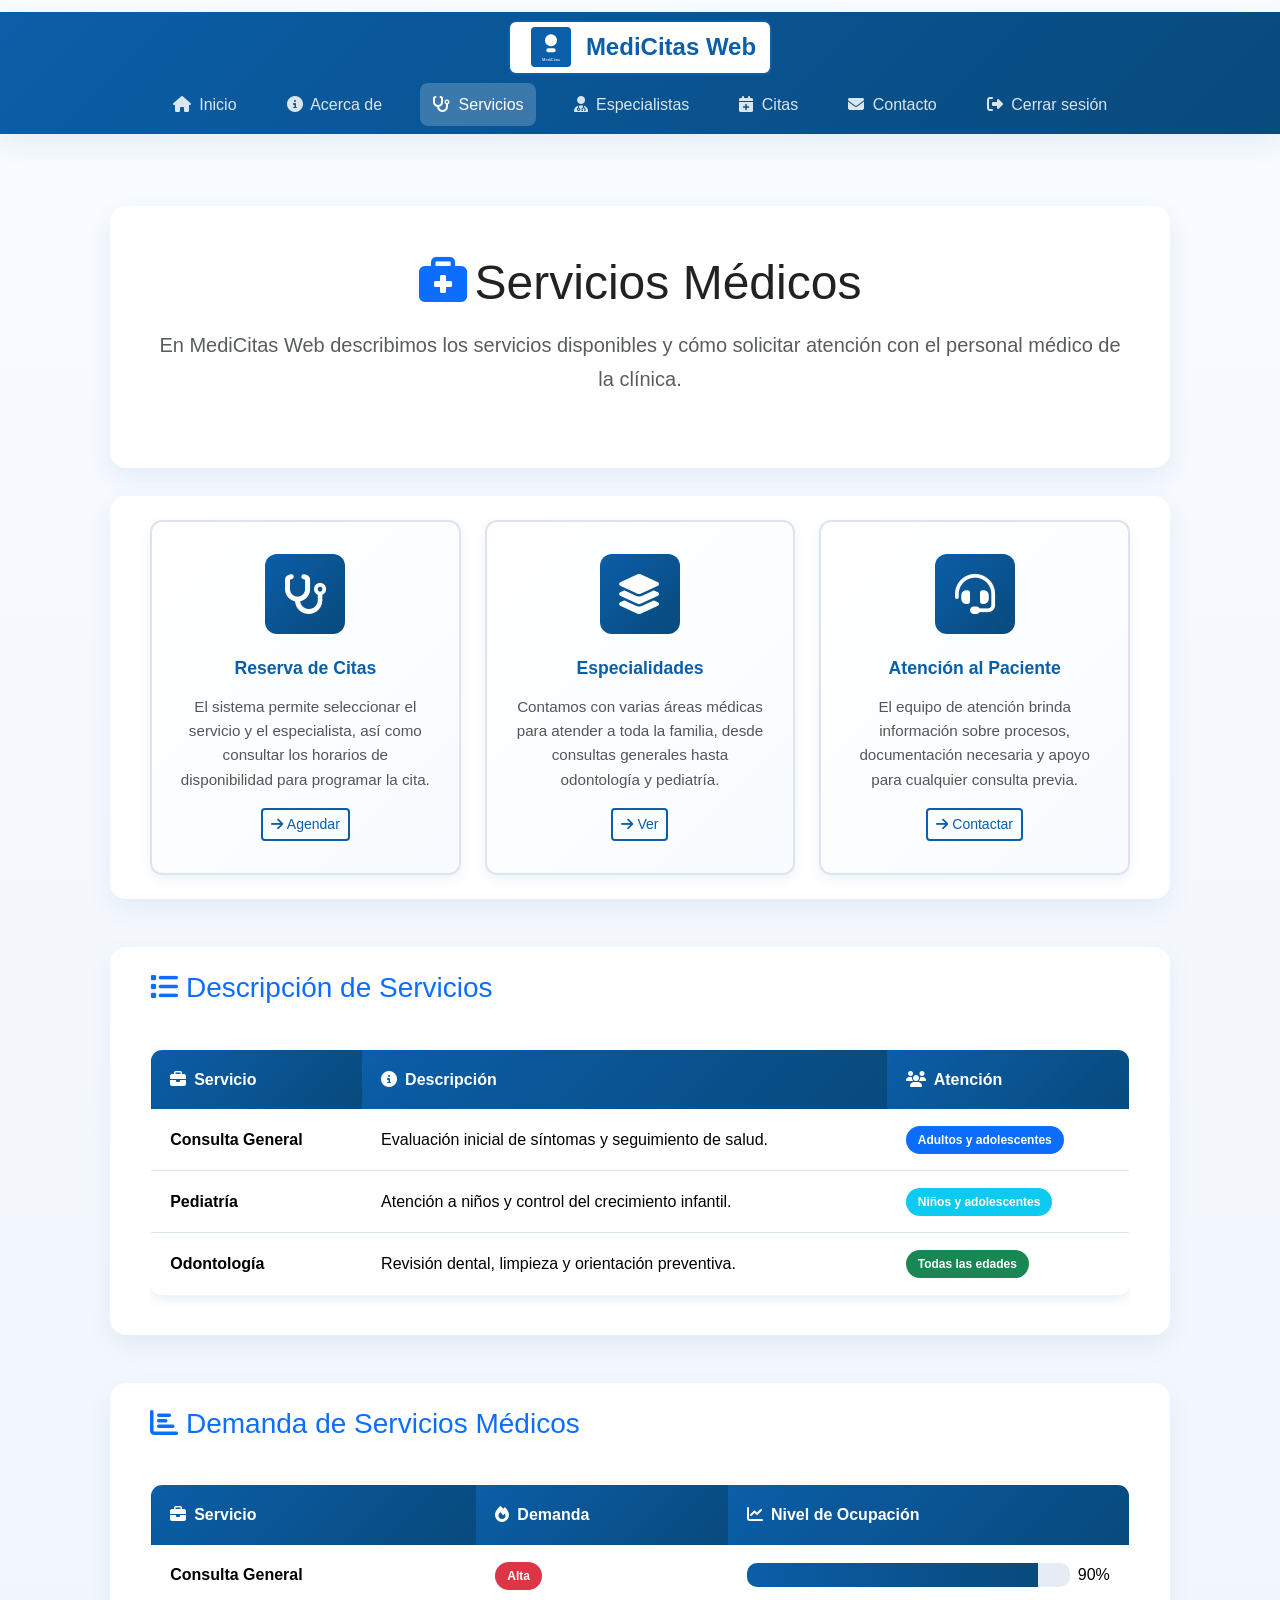
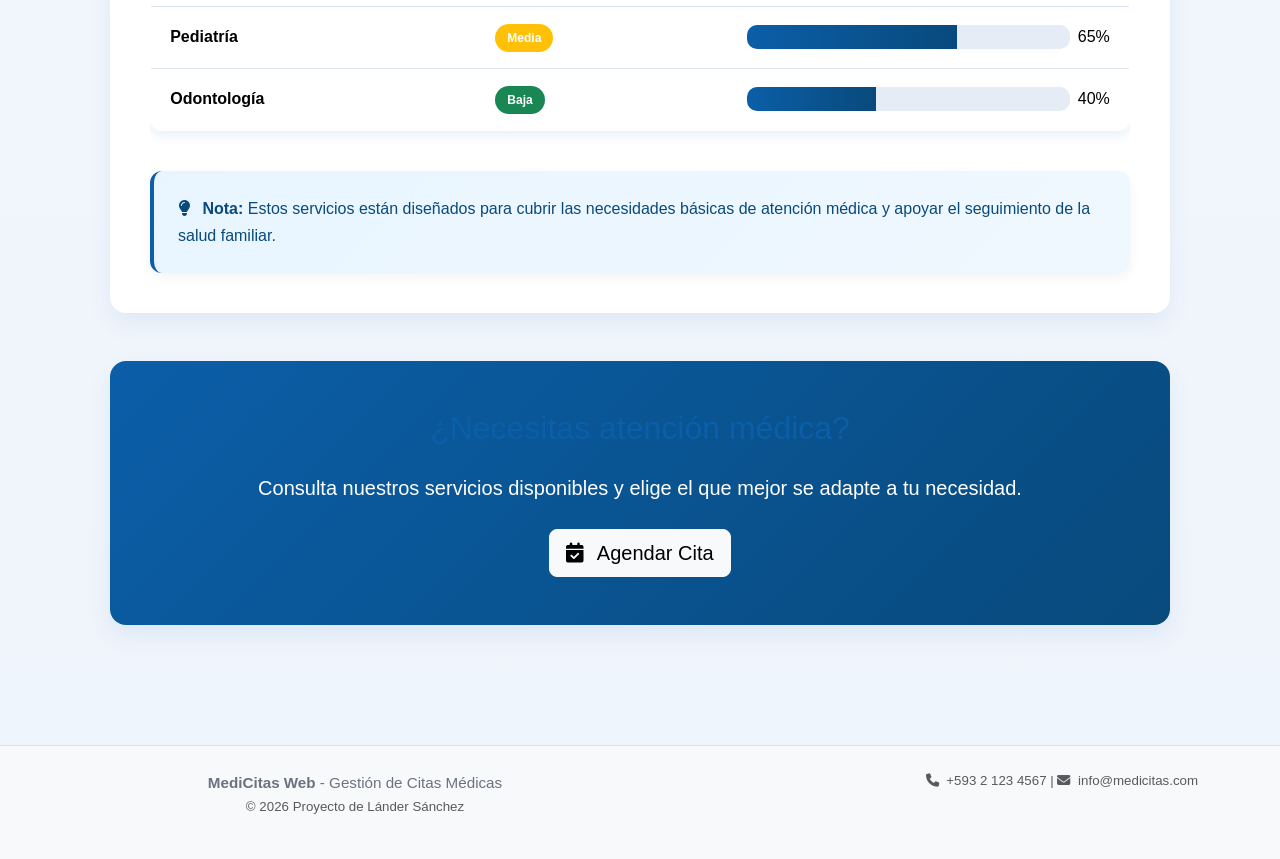
<file: Proyecto_SánchezLánder_FW/services.html>
<!DOCTYPE html>
<html lang="es">

<head>
  <meta charset="utf-8">
  <meta name="viewport" content="width=device-width, initial-scale=1.0">
  <title>MediCitas Web - Servicios</title>
  <link rel="icon" type="image/png" href="./images/servicio.png">

  <!-- Bootstrap CSS -->
  <link href="https://cdnjs.cloudflare.com/ajax/libs/bootstrap/5.3.0/css/bootstrap.min.css" rel="stylesheet">

  <!-- Font Awesome -->
  <link rel="stylesheet" href="https://cdnjs.cloudflare.com/ajax/libs/font-awesome/6.5.1/css/all.min.css">

  <!-- Custom CSS -->
  <link rel="stylesheet" href="css/general.css">
  <link rel="stylesheet" href="css/services.css">
</head>

<body>
  <!-- Navbar con Bootstrap -->
  <!-- Navbar con Bootstrap (Completamente Centrada) -->
  <nav class="navbar navbar-expand-lg navbar-light sticky-top">
    <div class="container d-flex flex-column align-items-center">

      <!-- Contenedor para el Logo / Marca en el Centro -->
      <div class="w-100 d-flex justify-content-center mb-2">
        <a class="navbar-brand d-flex align-items-center fw-bold mx-auto" href="index.html"
          style="color: #0b5ea8 !important;">
          <img src="images/logo.svg" alt="Logo MediCitas" class="logo me-2" style="height: 40px;">
          <span class="fs-4" style="color: #0b5ea8 !important; opacity: 1 !important;">MediCitas Web</span>
        </a>
      </div>

      <!-- Botón Hamburguesa para Móviles -->
      <button class="navbar-toggler mb-2" type="button" data-bs-toggle="collapse" data-bs-target="#navbarNav">
        <span class="navbar-toggler-icon"></span>
      </button>

      <!-- Enlaces de navegación centrados -->
      <div class="collapse navbar-collapse justify-content-center" id="navbarNav">
        <ul class="navbar-nav text-center">
          <li class="nav-item"><a class="nav-link" href="index.html"><i class="fas fa-house me-1"></i> Inicio</a></li>
          <li class="nav-item"><a class="nav-link" href="about.html"><i class="fas fa-circle-info me-1"></i> Acerca
              de</a></li>
          <li class="nav-item"><a class="nav-link active" href="services.html"><i class="fas fa-stethoscope me-1"></i>
              Servicios</a></li>
          <li class="nav-item"><a class="nav-link" href="specialists.html"><i class="fas fa-user-doctor me-1"></i>
              Especialistas</a></li>
          <li class="nav-item"><a class="nav-link" href="citas.html"><i class="fas fa-calendar-plus me-1"></i> Citas</a>
          </li>
          <li class="nav-item"><a class="nav-link" href="contact.html"><i class="fas fa-envelope me-1"></i> Contacto</a>
          </li>
          <li class="nav-item"><a class="nav-link ms-lg-2" href="login.html"><i class="fas fa-sign-out-alt me-1"></i>
              Cerrar sesión</a></li>
        </ul>
      </div>

    </div>
  </nav>

  <main class="py-5">
    <!-- Encabezado -->
    <section class="py-5">
      <div class="container">
        <div class="text-center">
          <h1 class="display-5 mb-3"><i class="fas fa-briefcase-medical text-primary me-2"></i>Servicios Médicos</h1>
          <p class="lead text-muted">En MediCitas Web describimos los servicios disponibles y cómo solicitar atención
            con el personal médico de la clínica.</p>
        </div>
      </div>
    </section>

    <!-- Descripción de servicios -->
    <section class="py-4 mb-5">
      <div class="container">
        <div class="row g-4">
          <div class="col-md-6 col-lg-4">
            <div class="service-card">
              <div class="service-icon">
                <i class="fas fa-stethoscope"></i>
              </div>
              <h3>Reserva de Citas</h3>
              <p>El sistema permite seleccionar el servicio y el especialista, así como consultar los horarios de
                disponibilidad para programar la cita.</p>
              <a href="citas.html" class="btn btn-sm btn-outline-primary"><i
                  class="fas fa-arrow-right me-1"></i>Agendar</a>
            </div>
          </div>

          <div class="col-md-6 col-lg-4">
            <div class="service-card">
              <div class="service-icon">
                <i class="fas fa-layer-group"></i>
              </div>
              <h3>Especialidades</h3>
              <p>Contamos con varias áreas médicas para atender a toda la familia, desde consultas generales hasta
                odontología y pediatría.</p>
              <a href="specialists.html" class="btn btn-sm btn-outline-primary"><i
                  class="fas fa-arrow-right me-1"></i>Ver</a>
            </div>
          </div>

          <div class="col-md-6 col-lg-4">
            <div class="service-card">
              <div class="service-icon">
                <i class="fas fa-headset"></i>
              </div>
              <h3>Atención al Paciente</h3>
              <p>El equipo de atención brinda información sobre procesos, documentación necesaria y apoyo para cualquier
                consulta previa.</p>
              <a href="contact.html" class="btn btn-sm btn-outline-primary"><i
                  class="fas fa-arrow-right me-1"></i>Contactar</a>
            </div>
          </div>
        </div>
      </div>
    </section>

    <!-- Tabla de servicios -->
    <section class="py-4 mb-5">
      <div class="container">
        <h2 class="h3 text-primary mb-4"><i class="fas fa-list me-2"></i>Descripción de Servicios</h2>
        <div class="table-responsive">
          <table class="table table-hover">
            <thead>
              <tr>
                <th><i class="fas fa-briefcase me-2"></i>Servicio</th>
                <th><i class="fas fa-info-circle me-2"></i>Descripción</th>
                <th><i class="fas fa-users me-2"></i>Atención</th>
              </tr>
            </thead>
            <tbody>
              <tr>
                <td><strong>Consulta General</strong></td>
                <td>Evaluación inicial de síntomas y seguimiento de salud.</td>
                <td><span class="badge bg-primary">Adultos y adolescentes</span></td>
              </tr>
              <tr>
                <td><strong>Pediatría</strong></td>
                <td>Atención a niños y control del crecimiento infantil.</td>
                <td><span class="badge bg-info">Niños y adolescentes</span></td>
              </tr>
              <tr>
                <td><strong>Odontología</strong></td>
                <td>Revisión dental, limpieza y orientación preventiva.</td>
                <td><span class="badge bg-success">Todas las edades</span></td>
              </tr>
            </tbody>
          </table>
        </div>
      </div>
    </section>

    <!-- Demanda de servicios -->
    <section class="py-4">
      <div class="container">
        <h2 class="h3 text-primary mb-4"><i class="fas fa-chart-bar me-2"></i>Demanda de Servicios Médicos</h2>
        <div class="table-responsive">
          <table class="table table-hover">
            <thead>
              <tr>
                <th><i class="fas fa-briefcase me-2"></i>Servicio</th>
                <th><i class="fas fa-fire me-2"></i>Demanda</th>
                <th><i class="fas fa-chart-line me-2"></i>Nivel de Ocupación</th>
              </tr>
            </thead>
            <tbody>
              <tr>
                <td><strong>Consulta General</strong></td>
                <td><span class="badge bg-danger">Alta</span></td>
                <td>
                  <div class="d-flex align-items-center">
                    <div class="flex-grow-1">
                      <progress value="90" max="100" class="progress"></progress>
                    </div>
                    <span class="ms-2">90%</span>
                  </div>
                </td>
              </tr>
              <tr>
                <td><strong>Pediatría</strong></td>
                <td><span class="badge bg-warning">Media</span></td>
                <td>
                  <div class="d-flex align-items-center">
                    <div class="flex-grow-1">
                      <progress value="65" max="100" class="progress"></progress>
                    </div>
                    <span class="ms-2">65%</span>
                  </div>
                </td>
              </tr>
              <tr>
                <td><strong>Odontología</strong></td>
                <td><span class="badge bg-success">Baja</span></td>
                <td>
                  <div class="d-flex align-items-center">
                    <div class="flex-grow-1">
                      <progress value="40" max="100" class="progress"></progress>
                    </div>
                    <span class="ms-2">40%</span>
                  </div>
                </td>
              </tr>
            </tbody>
          </table>
        </div>
        <div class="alert alert-info mt-4" role="alert">
          <i class="fas fa-lightbulb me-2"></i>
          <strong>Nota:</strong> Estos servicios están diseñados para cubrir las necesidades básicas de atención médica
          y apoyar el seguimiento de la salud familiar.
        </div>
      </div>
    </section>

    <!-- CTA Section -->
    <section class="gradient-primary py-5 rounded-lg mt-5">
      <div class="container text-center">
        <h2 class="mb-4">¿Necesitas atención médica?</h2>
        <p class="fs-5 mb-4">Consulta nuestros servicios disponibles y elige el que mejor se adapte a tu necesidad.</p>
        <a href="citas.html" class="btn btn-light btn-lg">
          <i class="fas fa-calendar-check me-2"></i> Agendar Cita
        </a>
      </div>
    </section>
  </main>

  <footer class="bg-light border-top mt-5 py-4">
    <div class="container">
      <div class="row">
        <div class="col-md-6">
          <p class="mb-0"><strong>MediCitas Web</strong> - Gestión de Citas Médicas</p>
          <p class="text-muted small">© 2026 Proyecto de Lánder Sánchez</p>
        </div>
        <div class="col-md-6 text-md-end">
          <p class="text-muted small">
            <i class="fas fa-phone me-1"></i> +593 2 123 4567 |
            <i class="fas fa-envelope me-1"></i> info@medicitas.com
          </p>
        </div>
      </div>
    </div>
  </footer>

  <!-- Bootstrap JS -->
  <script src="https://cdnjs.cloudflare.com/ajax/libs/bootstrap/5.3.0/js/bootstrap.bundle.min.js"></script>
</body>

</html>
</file>
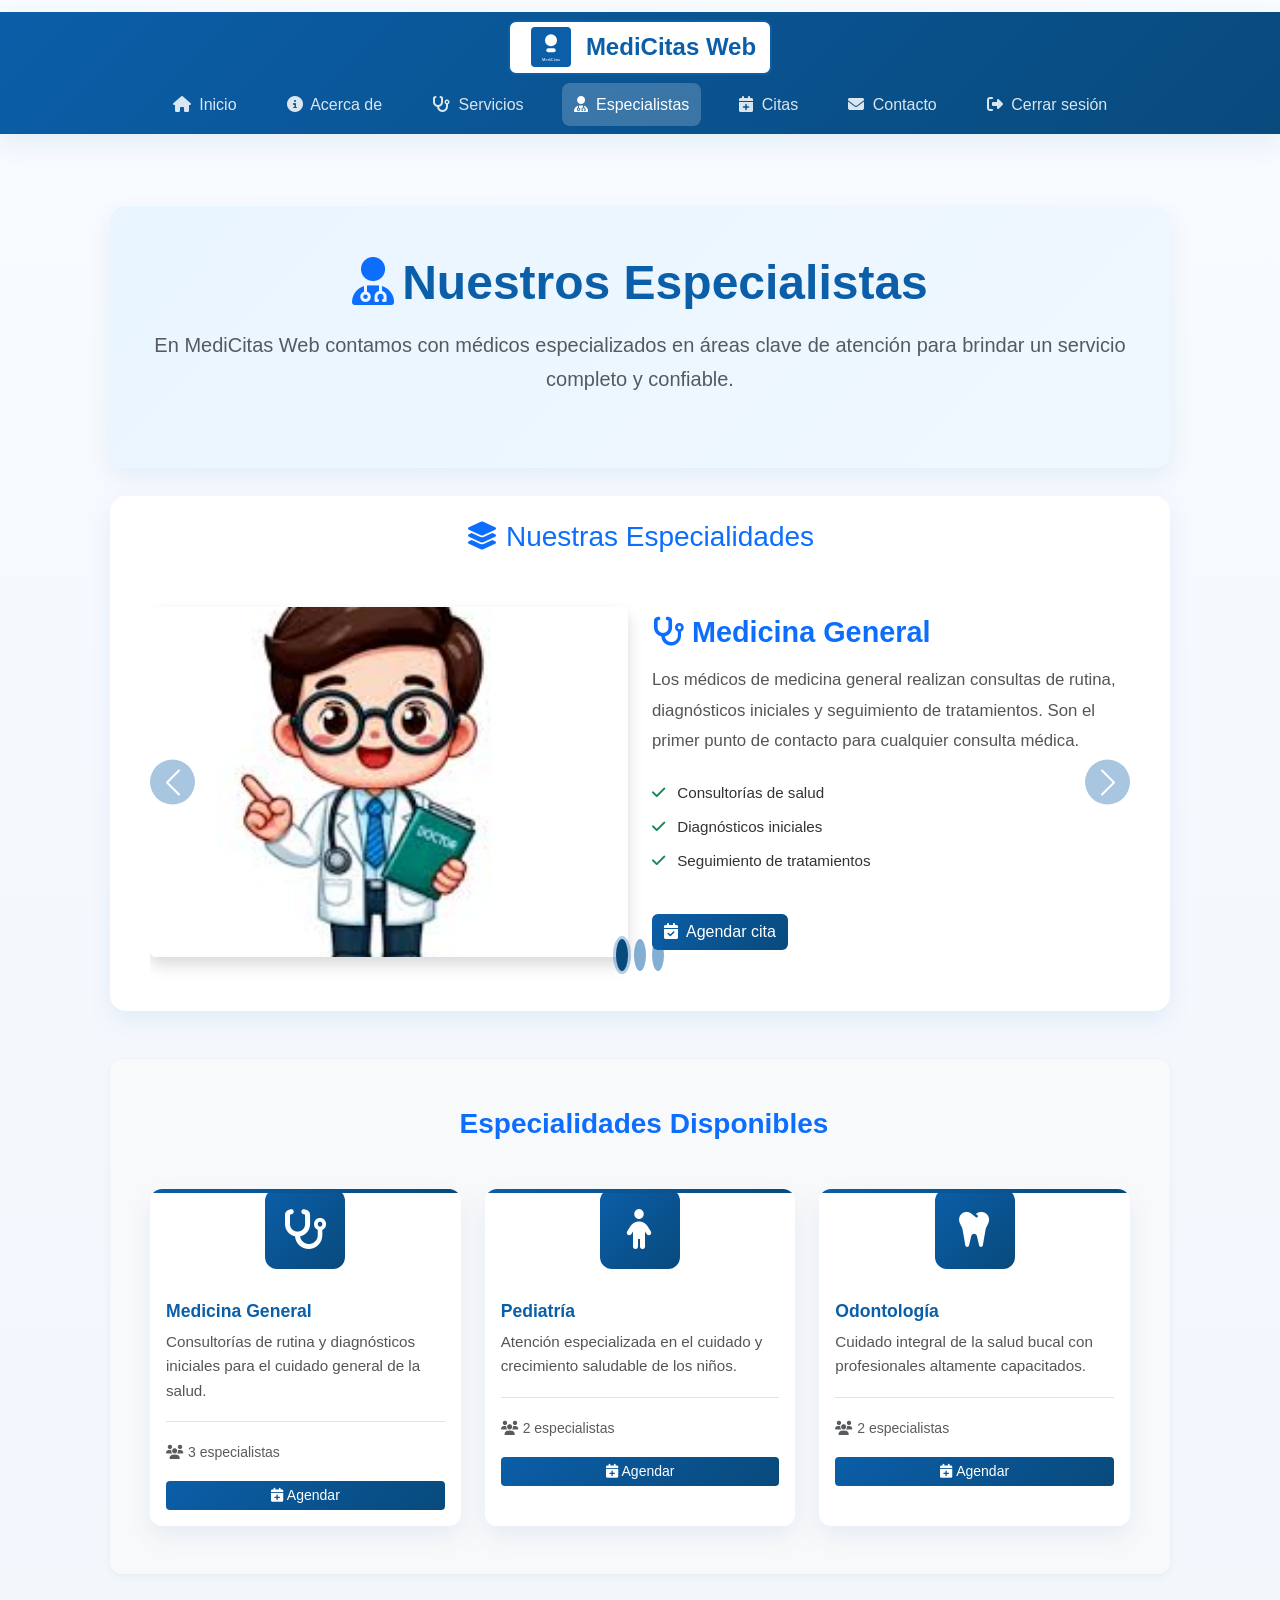
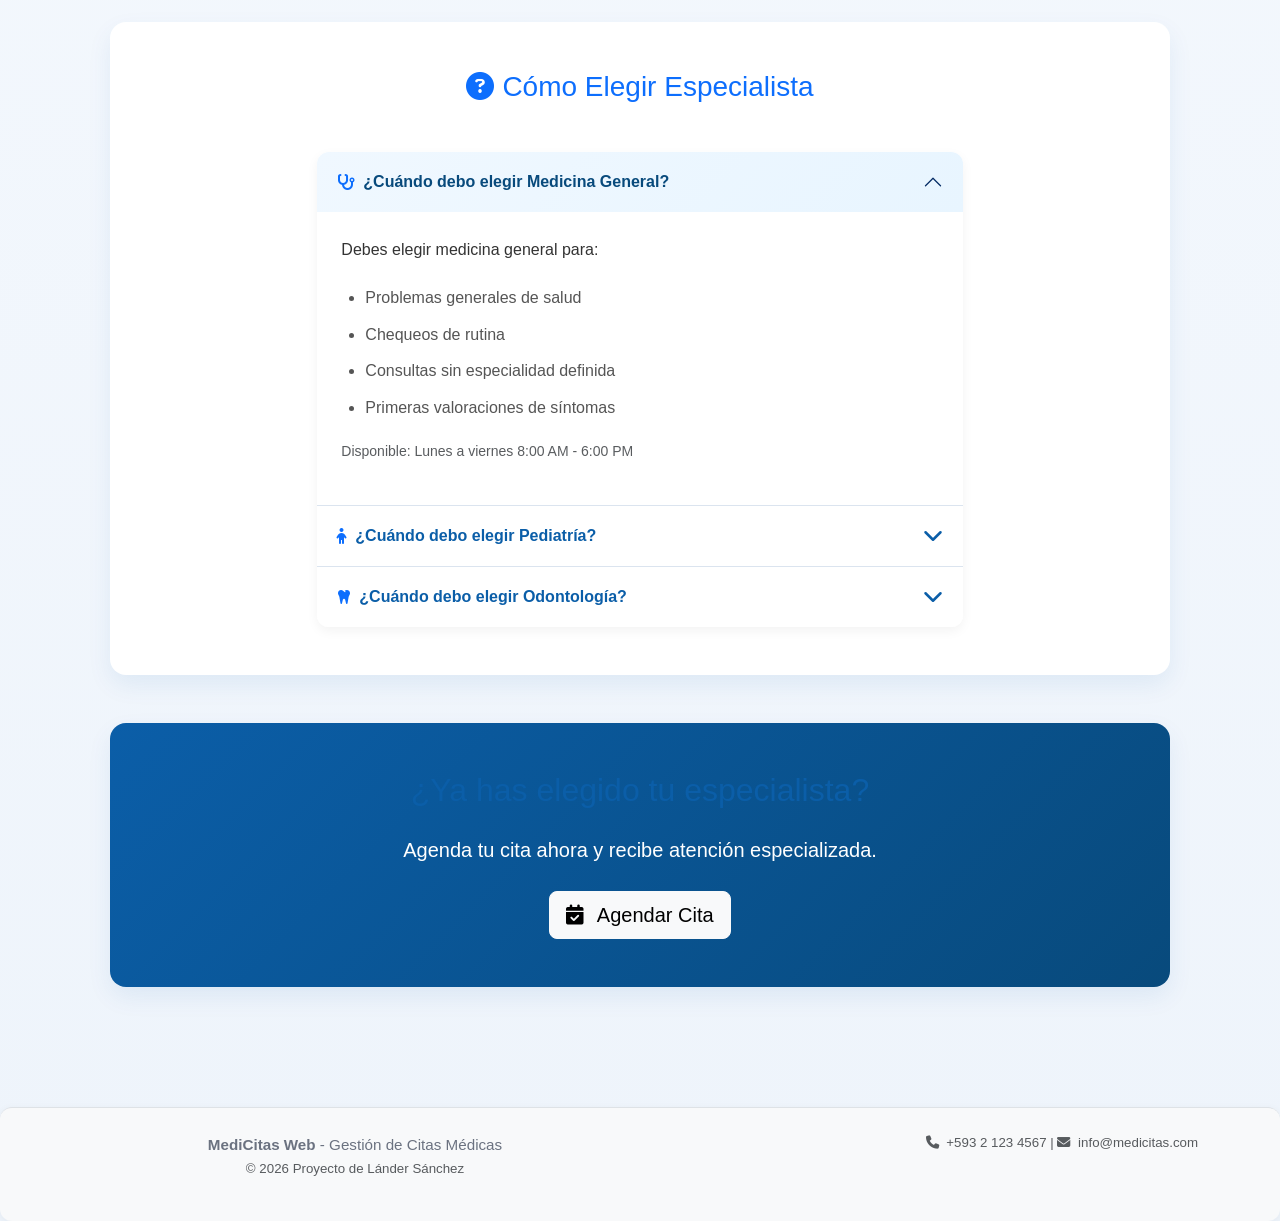
<file: Proyecto_SánchezLánder_FW/specialists.html>
<!DOCTYPE html>
<html lang="es">

<head>
  <meta charset="utf-8">
  <meta name="viewport" content="width=device-width, initial-scale=1.0">
  <title>MediCitas Web - Especialistas</title>
  <link rel="icon" type="image/png" href="./images/medico.png">

  <!-- Bootstrap CSS -->
  <link href="https://cdnjs.cloudflare.com/ajax/libs/bootstrap/5.3.0/css/bootstrap.min.css" rel="stylesheet">

  <!-- Font Awesome -->
  <link rel="stylesheet" href="https://cdnjs.cloudflare.com/ajax/libs/font-awesome/6.5.1/css/all.min.css">

  <!-- Custom CSS -->
  <link rel="stylesheet" href="css/general.css">
  <link rel="stylesheet" href="css/specialists.css">
</head>

<body>
  <!-- Navbar con Bootstrap -->
<!-- Navbar con Bootstrap (Completamente Centrada) -->
  <nav class="navbar navbar-expand-lg navbar-light sticky-top">
    <div class="container d-flex flex-column align-items-center">
      
      <!-- Contenedor para el Logo / Marca en el Centro -->
      <div class="w-100 d-flex justify-content-center mb-2">
        <a class="navbar-brand d-flex align-items-center fw-bold mx-auto" href="index.html" style="color: #0b5ea8 !important;">
          <img src="images/logo.svg" alt="Logo MediCitas" class="logo me-2" style="height: 40px;">
          <span class="fs-4" style="color: #0b5ea8 !important; opacity: 1 !important;">MediCitas Web</span>
        </a>
      </div>

      <!-- Botón Hamburguesa para Móviles -->
      <button class="navbar-toggler mb-2" type="button" data-bs-toggle="collapse" data-bs-target="#navbarNav">
        <span class="navbar-toggler-icon"></span>
      </button>

      <!-- Enlaces de navegación centrados -->
      <div class="collapse navbar-collapse justify-content-center" id="navbarNav">
    <ul class="navbar-nav text-center">
  <li class="nav-item"><a class="nav-link" href="index.html"><i class="fas fa-house me-1"></i> Inicio</a></li>
  <li class="nav-item"><a class="nav-link" href="about.html"><i class="fas fa-circle-info me-1"></i> Acerca de</a></li>
  <li class="nav-item"><a class="nav-link" href="services.html"><i class="fas fa-stethoscope me-1"></i> Servicios</a></li>
  <li class="nav-item"><a class="nav-link active" href="specialists.html"><i class="fas fa-user-doctor me-1"></i> Especialistas</a></li>
  <li class="nav-item"><a class="nav-link" href="citas.html"><i class="fas fa-calendar-plus me-1"></i> Citas</a></li>
  <li class="nav-item"><a class="nav-link" href="contact.html"><i class="fas fa-envelope me-1"></i> Contacto</a></li>
  <li class="nav-item"><a class="nav-link ms-lg-2" href="login.html"><i class="fas fa-sign-out-alt me-1"></i> Cerrar sesión</a></li>
</ul>
      </div>
      
    </div>
  </nav>

  <main class="py-5">
    <!-- Encabezado de página -->
    <section class="py-5">
      <div class="container">
        <div class="text-center">
          <h1 class="display-5 mb-3"><i class="fas fa-user-doctor text-primary me-2"></i>Nuestros Especialistas</h1>
          <p class="lead text-muted">En MediCitas Web contamos con médicos especializados en áreas clave de atención
            para brindar un servicio completo y confiable.</p>
        </div>
      </div>
    </section>

    <!-- Carrusel de especialidades -->
    <section class="py-4 mb-5">
      <div class="container">
        <h2 class="h3 text-center text-primary mb-4"><i class="fas fa-layer-group me-2"></i>Nuestras Especialidades</h2>
        <div id="carouselEspecialidades" class="carousel slide" data-bs-ride="carousel">
          <div class="carousel-indicators">
            <button type="button" data-bs-target="#carouselEspecialidades" data-bs-slide-to="0" class="active"></button>
            <button type="button" data-bs-target="#carouselEspecialidades" data-bs-slide-to="1"></button>
            <button type="button" data-bs-target="#carouselEspecialidades" data-bs-slide-to="2"></button>
          </div>
          <div class="carousel-inner">
            <div class="carousel-item active">
              <div class="row g-4 align-items-center">
                <div class="col-md-6">
                  <img src="images/medicinageneral.jpg" alt="Medicina general" class="img-fluid rounded shadow">
                </div>
                <div class="col-md-6">
                  <h3 class="text-primary mb-3"><i class="fas fa-stethoscope me-2"></i>Medicina General</h3>
                  <p>Los médicos de medicina general realizan consultas de rutina, diagnósticos iniciales y seguimiento
                    de tratamientos. Son el primer punto de contacto para cualquier consulta médica.</p>
                  <ul class="list-unstyled">
                    <li><i class="fas fa-check text-success me-2"></i> Consultorías de salud</li>
                    <li><i class="fas fa-check text-success me-2"></i> Diagnósticos iniciales</li>
                    <li><i class="fas fa-check text-success me-2"></i> Seguimiento de tratamientos</li>
                  </ul>
                  <a href="citas.html" class="btn btn-primary mt-3"><i class="fas fa-calendar-check me-2"></i>Agendar
                    cita</a>
                </div>
              </div>
            </div>
            <div class="carousel-item">
              <div class="row g-4 align-items-center">
                <div class="col-md-6">
                  <img src="images/pediatria.jpg" alt="Pediatría" class="img-fluid rounded shadow">
                </div>
                <div class="col-md-6">
                  <h3 class="text-primary mb-3"><i class="fas fa-child me-2"></i>Pediatría</h3>
                  <p>Los pediatras trabajan con los pacientes más jóvenes para apoyar el crecimiento saludable y
                    realizar chequeos preventivos. Expertos en salud infantil.</p>
                  <ul class="list-unstyled">
                    <li><i class="fas fa-check text-success me-2"></i> Control de crecimiento</li>
                    <li><i class="fas fa-check text-success me-2"></i> Chequeos preventivos</li>
                    <li><i class="fas fa-check text-success me-2"></i> Atención especializada en niños</li>
                  </ul>
                  <a href="citas.html" class="btn btn-primary mt-3"><i class="fas fa-calendar-check me-2"></i>Agendar
                    cita</a>
                </div>
              </div>
            </div>
            <div class="carousel-item">
              <div class="row g-4 align-items-center">
                <div class="col-md-6">
                  <img src="images/dentistas.png" alt="Odontología" class="img-fluid rounded shadow">
                </div>
                <div class="col-md-6">
                  <h3 class="text-primary mb-3"><i class="fas fa-tooth me-2"></i>Odontología</h3>
                  <p>El equipo de odontología ofrece evaluaciones dentales, limpiezas y orientación para el cuidado
                    bucal. Profesionales en salud dental integral.</p>
                  <ul class="list-unstyled">
                    <li><i class="fas fa-check text-success me-2"></i> Evaluaciones dentales</li>
                    <li><i class="fas fa-check text-success me-2"></i> Limpiezas profesionales</li>
                    <li><i class="fas fa-check text-success me-2"></i> Orientación preventiva</li>
                  </ul>
                  <a href="citas.html" class="btn btn-primary mt-3"><i class="fas fa-calendar-check me-2"></i>Agendar
                    cita</a>
                </div>
              </div>
            </div>
          </div>
          <button class="carousel-control-prev" type="button" data-bs-target="#carouselEspecialidades"
            data-bs-slide="prev">
            <span class="carousel-control-prev-icon"></span>
          </button>
          <button class="carousel-control-next" type="button" data-bs-target="#carouselEspecialidades"
            data-bs-slide="next">
            <span class="carousel-control-next-icon"></span>
          </button>
        </div>
      </div>
    </section>

    <!-- Tarjetas de especialidades con Grid -->
    <section class="py-5 bg-light rounded-lg mb-5">
      <div class="container">
        <h2 class="h3 text-center text-primary mb-5"><i class="fas fa-cards-blank me-2"></i>Especialidades Disponibles
        </h2>
        <div class="row g-4">
          <div class="col-md-6 col-lg-4">
            <div class="card specialist-card h-100">
              <div class="specialist-icon">
                <i class="fas fa-stethoscope"></i>
              </div>
              <div class="card-body">
                <h3 class="card-title">Medicina General</h3>
                <p class="card-text">Consultorías de rutina y diagnósticos iniciales para el cuidado general de la
                  salud.</p>
                <div class="specialist-info">
                  <small class="text-muted"><i class="fas fa-users me-1"></i>3 especialistas</small>
                </div>
                <a href="citas.html" class="btn btn-sm btn-primary mt-3 w-100"><i
                    class="fas fa-calendar-plus me-1"></i>Agendar</a>
              </div>
            </div>
          </div>

          <div class="col-md-6 col-lg-4">
            <div class="card specialist-card h-100">
              <div class="specialist-icon">
                <i class="fas fa-child"></i>
              </div>
              <div class="card-body">
                <h3 class="card-title">Pediatría</h3>
                <p class="card-text">Atención especializada en el cuidado y crecimiento saludable de los niños.</p>
                <div class="specialist-info">
                  <small class="text-muted"><i class="fas fa-users me-1"></i>2 especialistas</small>
                </div>
                <a href="citas.html" class="btn btn-sm btn-primary mt-3 w-100"><i
                    class="fas fa-calendar-plus me-1"></i>Agendar</a>
              </div>
            </div>
          </div>

          <div class="col-md-6 col-lg-4">
            <div class="card specialist-card h-100">
              <div class="specialist-icon">
                <i class="fas fa-tooth"></i>
              </div>
              <div class="card-body">
                <h3 class="card-title">Odontología</h3>
                <p class="card-text">Cuidado integral de la salud bucal con profesionales altamente capacitados.</p>
                <div class="specialist-info">
                  <small class="text-muted"><i class="fas fa-users me-1"></i>2 especialistas</small>
                </div>
                <a href="citas.html" class="btn btn-sm btn-primary mt-3 w-100"><i
                    class="fas fa-calendar-plus me-1"></i>Agendar</a>
              </div>
            </div>
          </div>
        </div>
      </div>
    </section>

    <!-- Acordeón: Cómo elegir especialista -->
    <section class="py-5">
      <div class="container">
        <h2 class="h3 text-center text-primary mb-5"><i class="fas fa-question-circle me-2"></i>Cómo Elegir Especialista
        </h2>
        <div class="row justify-content-center">
          <div class="col-lg-8">
            <div class="accordion" id="accordionEspecialistas">
              <div class="accordion-item">
                <h2 class="accordion-header">
                  <button class="accordion-button" type="button" data-bs-toggle="collapse"
                    data-bs-target="#collapseGeneral">
                    <i class="fas fa-stethoscope me-2 text-primary"></i> ¿Cuándo debo elegir Medicina General?
                  </button>
                </h2>
                <div id="collapseGeneral" class="accordion-collapse collapse show"
                  data-bs-parent="#accordionEspecialistas">
                  <div class="accordion-body">
                    <p>Debes elegir medicina general para:</p>
                    <ul>
                      <li>Problemas generales de salud</li>
                      <li>Chequeos de rutina</li>
                      <li>Consultas sin especialidad definida</li>
                      <li>Primeras valoraciones de síntomas</li>
                    </ul>
                    <p class="text-muted small">Disponible: Lunes a viernes 8:00 AM - 6:00 PM</p>
                  </div>
                </div>
              </div>

              <div class="accordion-item">
                <h2 class="accordion-header">
                  <button class="accordion-button collapsed" type="button" data-bs-toggle="collapse"
                    data-bs-target="#collapsePediatria">
                    <i class="fas fa-child me-2 text-primary"></i> ¿Cuándo debo elegir Pediatría?
                  </button>
                </h2>
                <div id="collapsePediatria" class="accordion-collapse collapse"
                  data-bs-parent="#accordionEspecialistas">
                  <div class="accordion-body">
                    <p>Debes elegir pediatría si:</p>
                    <ul>
                      <li>Necesitas atención para tu hijo</li>
                      <li>Requieres control de crecimiento infantil</li>
                      <li>Buscas chequeos preventivos para niños</li>
                      <li>Tienes consultas relacionadas con el desarrollo</li>
                    </ul>
                    <p class="text-muted small">Disponible: Lunes a viernes 9:00 AM - 5:00 PM</p>
                  </div>
                </div>
              </div>

              <div class="accordion-item">
                <h2 class="accordion-header">
                  <button class="accordion-button collapsed" type="button" data-bs-toggle="collapse"
                    data-bs-target="#collapseOdonto">
                    <i class="fas fa-tooth me-2 text-primary"></i> ¿Cuándo debo elegir Odontología?
                  </button>
                </h2>
                <div id="collapseOdonto" class="accordion-collapse collapse" data-bs-parent="#accordionEspecialistas">
                  <div class="accordion-body">
                    <p>Debes elegir odontología para:</p>
                    <ul>
                      <li>Cuidados de la boca y dientes</li>
                      <li>Limpiezas dentales profesionales</li>
                      <li>Evaluaciones de salud bucal</li>
                      <li>Orientación en higiene dental</li>
                    </ul>
                    <p class="text-muted small">Disponible: Lunes a sábado 8:00 AM - 7:00 PM</p>
                  </div>
                </div>
              </div>
            </div>
          </div>
        </div>
      </div>
    </section>

    <!-- Botón CTA -->
    <section class="gradient-primary py-5 rounded-lg mt-5">
      <div class="container text-center">
        <h2 class="mb-4">¿Ya has elegido tu especialista?</h2>
        <p class="fs-5 mb-4">Agenda tu cita ahora y recibe atención especializada.</p>
        <a href="citas.html" class="btn btn-light btn-lg">
          <i class="fas fa-calendar-check me-2"></i> Agendar Cita
        </a>
      </div>
    </section>
  </main>

  <footer class="bg-light border-top mt-5 py-4">
    <div class="container">
      <div class="row">
        <div class="col-md-6">
          <p class="mb-0"><strong>MediCitas Web</strong> - Gestión de Citas Médicas</p>
          <p class="text-muted small">© 2026 Proyecto de Lánder Sánchez</p>
        </div>
        <div class="col-md-6 text-md-end">
          <p class="text-muted small">
            <i class="fas fa-phone me-1"></i> +593 2 123 4567 |
            <i class="fas fa-envelope me-1"></i> info@medicitas.com
          </p>
        </div>
      </div>
    </div>
  </footer>

  <!-- Bootstrap JS -->
  <script src="https://cdnjs.cloudflare.com/ajax/libs/bootstrap/5.3.0/js/bootstrap.bundle.min.js"></script>
</body>

</html>
</file>
<file: Proyecto_SánchezLánder_FW/css/general.css>
﻿/* ============================================================
   GENERAL CSS - BASE
   Este archivo define colores, tipografía y componentes comunes.
   Las hojas de estilo específicas se cargan después para personalizar
   cada página sin duplicar reglas globales.
============================================================ */


/* ============================================================
   BLOQUE 1: VARIABLES Y CONFIGURACIÓN GLOBAL
   Colores, fuente base, fondo y variables reutilizables
============================================================ */

:root {
    color-scheme: light;
    font-family: "Segoe UI", "Helvetica Neue", Arial, sans-serif;
    font-size: 16px;
    line-height: 1.6;
    color: #222;
    background-color: #f5f8fb;
    --primary: #0b5ea8;
    --primary-dark: #084a7c;
    --secondary: #00a4cc;
    --success: #28a745;
    --danger: #dc3545;
    --warning: #ffc107;
    --info: #17a2b8;
    --surface: #ffffff;
    --surface-muted: #f0f5fb;
    --border: #dbe4ef;
    --shadow: 0 10px 24px rgba(11, 94, 168, 0.08);
    --shadow-lg: 0 20px 40px rgba(11, 94, 168, 0.15);
    --transition: all 0.3s cubic-bezier(0.4, 0, 0.2, 1);
}

*, *::before, *::after {
    box-sizing: border-box;
}

html {
    scroll-behavior: smooth;
}


/* ============================================================
   BLOQUE 2: BODY Y ELEMENTOS BASE
   Configuración general del cuerpo, imágenes y multimedia
============================================================ */

body {
    margin: 0;
    min-height: 100vh;
    font-family: inherit;
    font-size: 1rem;
    line-height: 1.7;
    color: inherit;
    background: linear-gradient(180deg, #f8fbff 0%, #eef4fb 100%);
    display: flex;
    flex-direction: column;
}

img, picture, video, audio, iframe {
    max-width: 100%;
    height: auto;
    display: block;
}

button, input, textarea, select {
    font: inherit;
}


/* ============================================================
   BLOQUE 3: ENLACES
   Estilos para a, hover y focus
============================================================ */

a {
    color: var(--primary);
    text-decoration: none;
    transition: all 0.2s ease;
}

a:hover,
a:focus-visible {
    color: var(--primary-dark);
    text-decoration: underline;
}


/* ============================================================
   BLOQUE 4: HEADER Y NAVEGACIÓN
   Estilos para header, .header-inner, .logo, nav y sus enlaces
============================================================ */

header {
    background: #0b5ea8;
    padding: 18px 24px;
    border-bottom: 1px solid #e5ecf4;
    position: sticky;
    top: 0;
    z-index: 20;
    text-align: center;
}

.header-inner {
    display: flex;
    flex-wrap: wrap;
    align-items: center;
    justify-content: center;
    gap: 16px;
    max-width: 1100px;
    margin: 0 auto;
}

.logo {
    width: 54px;
    height: auto;
}

header h1 {
    font-size: 1.5rem;
    margin: 0;
    color: #ffffff;
}

nav {
    width: 100%;
    margin-top: 12px;
}

nav ul {
    display: flex;
    flex-wrap: wrap;
    gap: 10px;
    justify-content: center;
    align-items: center;
    list-style: none;
    padding: 0;
    margin: 0 auto;
    max-width: 1100px;
}

nav li {
    margin: 0;
}

nav li.right {
    margin-left: 0;
}

nav a {
    display: inline-flex;
    align-items: center;
    justify-content: center;
    padding: 10px 14px;
    border: 2px solid var(--primary);
    border-radius: 8px;
    background: #ffffff;
    color: var(--primary);
    font-weight: 600;
    text-decoration: none;
    transition: all 0.2s ease;
}

nav a:hover,
nav a:focus-visible {
    background: #e8f3ff;
    border-color: var(--primary-dark);
    text-decoration: none;
}


/* ============================================================
   BLOQUE 5: MAIN Y SECCIONES
   Estilos para main, section, article y títulos internos
============================================================ */

main {
    flex: 1;
    width: 100%;
    max-width: 1100px;
    margin: 24px auto;
    padding: 0 20px 40px;
}

section {
    background: var(--surface);
    padding: 28px;
    margin-bottom: 28px;
    border-radius: 16px;
    box-shadow: var(--shadow);
    box-sizing: border-box;
}

section h2,
section h3,
section h4 {
    color: var(--primary);
    margin-top: 0;
}

section:last-of-type {
    margin-bottom: 0;
}

article {
    margin: 0;
}


/* ============================================================
   BLOQUE 6: TIPOGRAFÍA
   Estilos para p, ul, ol y li
============================================================ */

p {
    margin: 0 0 1.2em 0;
}

ul, ol {
    margin: 0 0 1.2em 0;
    padding-left: 1.4em;
    color: #27303f;
}

li {
    margin: 0.65em 0;
}


/* ============================================================
   BLOQUE 7: BOTONES
   Estilos para button, input tipo submit, button y reset
============================================================ */

button,
input[type="submit"],
input[type="button"],
input[type="reset"] {
    border: none;
    border-radius: 8px;
    padding: 12px 20px;
    background: linear-gradient(180deg, var(--primary), var(--primary-dark));
    color: white;
    font-weight: 700;
    cursor: pointer;
    transition: transform 0.2s ease, box-shadow 0.2s ease, opacity 0.2s ease;
}

button:hover,
input[type="submit"]:hover,
input[type="button"]:hover,
input[type="reset"]:hover {
    transform: translateY(-1px);
    box-shadow: 0 16px 30px rgba(11, 94, 168, 0.14);
    opacity: 0.95;
}

button:active,
input[type="submit"]:active,
input[type="button"]:active,
input[type="reset"]:active {
    transform: translateY(0);
}


/* ============================================================
   BLOQUE 8: FORMULARIOS
   Estilos para input, textarea, select y label
============================================================ */

input,
textarea,
select {
    width: 100%;
    padding: 12px 14px;
    border: 1px solid var(--border);
    border-radius: 10px;
    background: #ffffff;
    color: #222;
    transition: border-color 0.2s ease, box-shadow 0.2s ease, background 0.2s ease;
}

input:focus,
textarea:focus,
select:focus {
    outline: none;
    border-color: var(--primary);
    box-shadow: 0 0 0 4px rgba(11, 94, 168, 0.12);
    background: #f9fbff;
}

textarea {
    resize: vertical;
    min-height: 100px;
}

label {
    display: block;
    margin-top: 18px;
    color: #32394a;
    font-weight: 600;
}


/* ============================================================
   BLOQUE 9: TABLAS
   Estilos para table, thead, tbody, th, td y tr
============================================================ */

table {
    width: 100%;
    border-collapse: collapse;
    margin: 20px 0;
    background: var(--surface);
    border: 1px solid #e9eef6;
    border-radius: 12px;
    overflow: hidden;
}

th,
td {
    padding: 14px 16px;
    border-bottom: 1px solid #edf2f7;
    text-align: left;
}

th {
    background: #eef6ff;
    color: var(--primary);
    font-weight: 700;
}

tbody tr:hover {
    background: #f7f9ff;
}

tbody tr:last-child td {
    border-bottom: none;
}


/* ============================================================
   BLOQUE 10: IMÁGENES Y MULTIMEDIA
   Estilos para figure y figcaption
============================================================ */

figure {
    margin: 1.4em 0;
}

figcaption {
    font-size: 0.92rem;
    color: #6b7280;
    margin-top: 0.75em;
}


/* ============================================================
   BLOQUE 11: ELEMENTOS ESPECIALES
   Estilos para hr, details, summary y progress
============================================================ */

hr {
    border: none;
    border-top: 1px solid #e2e8f0;
    margin: 24px 0;
}

details {
    margin: 18px 0;
    padding: 18px;
    background: #ffffff;
    border: 1px solid #dbeafe;
    border-radius: 14px;
}

details[open] {
    background: #f5fbff;
}

summary {
    font-weight: 700;
    color: var(--primary);
    cursor: pointer;
    padding: 8px 0;
}

summary:hover,
summary:focus-visible {
    opacity: 0.85;
}

progress {
    width: 100%;
    height: 18px;
    border-radius: 999px;
    background: #e5ecf5;
    overflow: hidden;
}

progress::-webkit-progress-bar {
    background: #e5ecf5;
}

progress::-webkit-progress-value {
    background: linear-gradient(90deg, var(--primary), var(--primary-dark));
}

progress::-moz-progress-bar {
    background: linear-gradient(90deg, var(--primary), var(--primary-dark));
}


/* ============================================================
   BLOQUE 12: FOOTER
   Estilos para el pie de página
============================================================ */

footer {
    background: var(--surface);
    padding: 18px 20px;
    border-top: 1px solid #e5ecf4;
    text-align: center;
    color: #6b7280;
    font-size: 0.95rem;
}


/* ============================================================
   BLOQUE 13: MEDIA QUERIES
   Estilos responsive para distintos tamaños de pantalla
============================================================ */

@media (max-width: 900px) {
    header {
        padding: 14px 16px;
    }

    main {
        padding: 0 16px 40px;
    }

    nav ul {
        justify-content: center;
    }

    nav li.right {
        margin-left: 0;
    }

    button,
    input[type="submit"],
    input[type="button"],
    input[type="reset"] {
        width: 100%;
    }
}

@media (max-width: 680px) {
    section {
        padding: 20px;
    }

    nav a {
        width: 100%;
        justify-content: center;
    }
}

/* ============================================================
   BLOQUE 14: PERSONALIZACIÓN DE BOOTSTRAP
   Estilos para componentes de Bootstrap
============================================================ */

.navbar-light {
    background: linear-gradient(135deg, var(--primary) 0%, var(--primary-dark) 100%) !important;
    box-shadow: var(--shadow);
}

.navbar-light .navbar-brand {
    font-weight: 700;
    font-size: 1.3rem;
    color: white !important;
}

.navbar-light .navbar-nav .nav-link {
    color: rgba(255, 255, 255, 0.85) !important;
    margin: 0 8px;
    transition: var(--transition);
    border-radius: 8px;
    padding: 8px 12px !important;
}

.navbar-light .navbar-nav .nav-link:hover,
.navbar-light .navbar-nav .nav-link:focus {
    color: white !important;
    background: rgba(255, 255, 255, 0.1);
    transform: translateY(-2px);
}

.navbar-light .navbar-nav .nav-link.active {
    color: white !important;
    background: rgba(255, 255, 255, 0.2);
    border-radius: 8px;
}

.card {
    border: none;
    border-radius: 12px;
    box-shadow: var(--shadow);
    transition: var(--transition);
}

.card:hover {
    box-shadow: var(--shadow-lg);
    transform: translateY(-5px);
}

.card-header {
    background: linear-gradient(135deg, var(--primary) 0%, var(--primary-dark) 100%) !important;
    border: none;
    color: white;
    font-weight: 600;
    border-radius: 12px 12px 0 0 !important;
}

.card-title {
    color: var(--primary);
    font-weight: 700;
}

.btn-primary {
    background: linear-gradient(135deg, var(--primary) 0%, var(--primary-dark) 100%) !important;
    border: none;
    transition: var(--transition);
}

.btn-primary:hover,
.btn-primary:focus {
    box-shadow: 0 8px 20px rgba(11, 94, 168, 0.3);
    transform: translateY(-2px);
    background: linear-gradient(135deg, var(--primary-dark) 0%, #063a5a 100%) !important;
}

.btn-outline-primary {
    border: 2px solid var(--primary);
    color: var(--primary);
}

.btn-outline-primary:hover {
    background: var(--primary);
    border-color: var(--primary);
    transform: translateY(-2px);
}

.badge {
    padding: 8px 12px;
    border-radius: 20px;
    font-weight: 600;
}

.badge-primary {
    background: linear-gradient(135deg, var(--primary) 0%, var(--primary-dark) 100%);
}

.carousel-control-prev,
.carousel-control-next {
    width: 45px;
    height: 45px;
    top: 50%;
    transform: translateY(-50%);
    border-radius: 50%;
    background: rgba(11, 94, 168, 0.7);
    transition: var(--transition);
}

.carousel-control-prev:hover,
.carousel-control-next:hover {
    background: var(--primary);
}

.accordion-button {
    color: var(--primary);
    font-weight: 600;
}

.accordion-button:not(.collapsed) {
    background: linear-gradient(135deg, #f0f8ff 0%, #e8f5ff 100%);
    color: var(--primary-dark);
    box-shadow: none;
    border-color: var(--primary);
}

.accordion-button:focus {
    border-color: var(--primary);
    box-shadow: 0 0 0 0.25rem rgba(11, 94, 168, 0.15);
}

.modal-header {
    background: linear-gradient(135deg, var(--primary) 0%, var(--primary-dark) 100%);
    border: none;
}

.modal-header .btn-close {
    filter: brightness(0) invert(1);
}

.modal-title {
    color: white;
    font-weight: 700;
}

.alert-primary {
    background: linear-gradient(135deg, #e8f5ff 0%, #f0f8ff 100%);
    border: 2px solid var(--primary);
    color: var(--primary-dark);
}

.alert-success {
    background: linear-gradient(135deg, #d4edda 0%, #e2f5de 100%);
    border: 2px solid var(--success);
    color: #155724;
}

.alert-warning {
    background: linear-gradient(135deg, #fff3cd 0%, #fffadb 100%);
    border: 2px solid var(--warning);
    color: #856404;
}

.alert-danger {
    background: linear-gradient(135deg, #f8d7da 0%, #fde5e7 100%);
    border: 2px solid var(--danger);
    color: #721c24;
}

.pagination .page-link {
    color: var(--primary);
    border: 1px solid var(--border);
    transition: var(--transition);
}

.pagination .page-link:hover {
    background: var(--primary);
    color: white;
    border-color: var(--primary);
    transform: translateY(-2px);
}

.pagination .page-link.active {
    background: var(--primary);
    border-color: var(--primary);
}

.breadcrumb {
    background: transparent;
    padding: 12px 0;
}

.breadcrumb-item.active {
    color: var(--primary);
    font-weight: 600;
}

.form-control:focus {
    border-color: var(--primary);
    box-shadow: 0 0 0 0.2rem rgba(11, 94, 168, 0.15);
}

.form-check-input:checked {
    background-color: var(--primary);
    border-color: var(--primary);
}

.form-check-input:focus {
    border-color: var(--primary);
    box-shadow: 0 0 0 0.2rem rgba(11, 94, 168, 0.15);
}

.dropdown-menu {
    border: none;
    box-shadow: var(--shadow);
    border-radius: 12px;
}

.dropdown-item:hover {
    background: linear-gradient(135deg, #f0f8ff 0%, #e8f5ff 100%);
    color: var(--primary-dark);
}

.offcanvas {
    box-shadow: var(--shadow-lg);
}

.offcanvas-header {
    background: linear-gradient(135deg, var(--primary) 0%, var(--primary-dark) 100%);
}

.offcanvas-title {
    color: white;
    font-weight: 700;
}

.table {
    background: var(--surface);
    transition: var(--transition);
}

.table thead th {
    background: linear-gradient(135deg, #eef6ff 0%, #e8f4ff 100%);
    color: var(--primary);
    font-weight: 700;
    border: none;
}

.table tbody tr:hover {
    background: #f9fbff;
    transform: scale(1.01);
}

.badge-success {
    background: var(--success);
}

.badge-warning {
    background: var(--warning);
}

.badge-danger {
    background: var(--danger);
}

/* ============================================================
   BLOQUE 15: UTILIDADES AVANZADAS
   Clases utilitarias adicionales
============================================================ */

.shadow-hover {
    transition: var(--transition);
}

.shadow-hover:hover {
    box-shadow: var(--shadow-lg);
}

.gradient-primary {
    background: linear-gradient(135deg, var(--primary) 0%, var(--primary-dark) 100%);
    color: white;
}

.gradient-secondary {
    background: linear-gradient(135deg, var(--secondary) 0%, #0088aa 100%);
    color: white;
}

.text-primary-dark {
    color: var(--primary-dark);
}

.border-primary {
    border-color: var(--primary) !important;
}

.scale-on-hover {
    transition: var(--transition);
}

.scale-on-hover:hover {
    transform: scale(1.03);
}

/* ============================================================
   BLOQUE 16: ANIMACIONES
   Keyframes y animaciones personalizadas
============================================================ */

@keyframes slideIn {
    from {
        opacity: 0;
        transform: translateY(20px);
    }
    to {
        opacity: 1;
        transform: translateY(0);
    }
}

@keyframes fadeIn {
    from {
        opacity: 0;
    }
    to {
        opacity: 1;
    }
}

@keyframes slideInLeft {
    from {
        opacity: 0;
        transform: translateX(-30px);
    }
    to {
        opacity: 1;
        transform: translateX(0);
    }
}

.animate-slide-in {
    animation: slideIn 0.6s ease-out;
}

.animate-fade-in {
    animation: fadeIn 0.6s ease-out;
}

.animate-slide-in-left {
    animation: slideInLeft 0.6s ease-out;
}

@media (prefers-reduced-motion: reduce) {
    *, *::before, *::after {
        animation-duration: 0.01ms !important;
        animation-iteration-count: 1 !important;
        transition-duration: 0.01ms !important;
        scroll-behavior: auto !important;
    }
}
</file>
<file: Proyecto_SánchezLánder_FW/css/index.css>
/* ============================================================
   INDEX.CSS - PÁGINA INICIO
   Estilos específicos para la página de inicio
============================================================ */

/* ============================================================
   BLOQUE 1: HERO SECTION
   Sección principal con gradiente y contenido destacado
============================================================ */

.hero-section {
    background: linear-gradient(135deg, #e9f5ff 0%, #d9eef9 100%);
    padding: 60px 0;
    border-radius: 16px;
    margin-top: 30px;
    margin-bottom: 40px;
    border: 2px solid var(--primary);
}

.hero-section h1 {
    color: var(--primary);
    font-weight: 700;
    line-height: 1.2;
    animation: slideInLeft 0.8s ease-out;
}

.hero-section .lead {
    color: #333;
    font-weight: 500;
    animation: slideIn 0.8s ease-out 0.1s both;
}

.hero-section .text-muted {
    animation: slideIn 0.8s ease-out 0.2s both;
}

.hero-section .btn {
    animation: slideIn 0.8s ease-out 0.3s both;
}

.hero-section img {
    animation: fadeIn 0.8s ease-out 0.2s both;
    box-shadow: 0 10px 40px rgba(11, 94, 168, 0.15);
    border-radius: 12px;
    transition: var(--transition);
}

.hero-section img:hover {
    transform: translateY(-10px);
    box-shadow: 0 15px 50px rgba(11, 94, 168, 0.25);
}

/* ============================================================
   BLOQUE 2: BENEFICIOS GRID
   Tarjetas de beneficios con display grid
============================================================ */

.benefit-card {
    background: linear-gradient(135deg, #ffffff 0%, #f8fbff 100%);
    border: 2px solid var(--border);
    border-radius: 12px;
    transition: var(--transition);
    display: flex;
    flex-direction: column;
    align-items: center;
    text-align: center;
    box-shadow: 0 4px 12px rgba(11, 94, 168, 0.08);
}

.benefit-card:hover {
    border-color: var(--primary);
    box-shadow: 0 12px 28px rgba(11, 94, 168, 0.16);
    transform: translateY(-8px);
    background: linear-gradient(135deg, #f8fbff 0%, #eef5ff 100%);
}

.benefit-card i {
    transition: var(--transition);
}

.benefit-card:hover i {
    transform: scale(1.1);
    animation: slideIn 0.3s ease-out;
}

.benefit-card h3 {
    font-weight: 700;
}

.benefit-card p {
    margin: 0;
    color: #555;
    font-size: 0.95rem;
}

/* ============================================================
   BLOQUE 3: CARDS DE SERVICIOS (BOOTSTRAP)
   Personalización de cards de Bootstrap
============================================================ */

.card {
    border-radius: 12px;
    overflow: hidden;
    border: none;
}

.card-body {
    padding: 2rem 1.5rem;
    display: flex;
    flex-direction: column;
    justify-content: center;
    align-items: center;
    text-align: center;
}

.card i {
    transition: var(--transition);
}

.card:hover i {
    transform: scale(1.15) rotateY(10deg);
}

.card-title {
    font-weight: 700;
    color: var(--primary);
    margin: 1rem 0;
    font-size: 1.1rem;
}

.card-text {
    color: #666;
    font-size: 0.95rem;
    line-height: 1.6;
}

/* ============================================================
   BLOQUE 4: CTA SECTION
   Call-to-action con gradiente
============================================================ */

.gradient-primary {
    background: linear-gradient(135deg, var(--primary) 0%, var(--primary-dark) 100%) !important;
    border-radius: 16px;
    box-shadow: 0 10px 30px rgba(11, 94, 168, 0.2);
}

.gradient-primary h2 {
    font-weight: 700;
    font-size: 2rem;
}

.gradient-primary p {
    opacity: 0.95;
}

.gradient-primary .btn {
    transition: var(--transition);
    font-weight: 600;
}

.gradient-primary .btn:hover {
    transform: translateY(-3px);
    box-shadow: 0 8px 20px rgba(0, 0, 0, 0.2);
}

/* ============================================================
   BLOQUE 5: SECCIÓN DE FONDO CLARO
   Estilos para secciones con fondo gris
============================================================ */

.bg-light {
    background: #f8f9fa !important;
    border-radius: 12px;
    box-shadow: 0 2px 8px rgba(0, 0, 0, 0.05);
}

.bg-light h2 {
    color: var(--primary);
    font-weight: 700;
}

.bg-light p {
    color: #555;
    line-height: 1.8;
}

/* ============================================================
   BLOQUE 6: RESPONSIVE DESIGN
   Media queries para diferentes tamaños
============================================================ */

@media (max-width: 992px) {
    .hero-section {
        padding: 40px 0;
    }

    .hero-section h1 {
        font-size: 1.8rem;
    }

    .hero-section .lead {
        font-size: 1.1rem;
    }

    .benefit-card {
        min-height: 200px;
    }
}

@media (max-width: 768px) {
    .hero-section {
        padding: 30px 0;
        margin-top: 20px;
    }

    .hero-section h1 {
        font-size: 1.5rem;
    }

    .hero-section .btn {
        width: 100%;
        margin: 10px 0;
        display: block;
    }

    .hero-section img {
        margin-top: 20px;
    }

    .benefit-card {
        padding: 1.5rem !important;
    }

    .card-body {
        padding: 1.5rem 1rem;
    }

    .gradient-primary h2 {
        font-size: 1.5rem;
    }
}

@media (max-width: 480px) {
    .hero-section {
        padding: 20px 0;
    }

    .hero-section h1 {
        font-size: 1.3rem;
    }

    .benefit-card {
        min-height: auto;
    }

    .card i {
        font-size: 2.5rem;
    }

    .gradient-primary {
        padding: 2rem 1rem !important;
    }

    .gradient-primary h2 {
        font-size: 1.25rem;
    }

    .gradient-primary p {
        font-size: 0.95rem;
    }
}
</file>
<file: Proyecto_SánchezLánder_FW/css/about.css>
/* ============================================================
   ABOUT.CSS - PÁGINA ACERCA DE
   Estilos específicos para la página de Acerca de
============================================================ */

/* ============================================================
   BLOQUE 1: ENCABEZADO
   Estilos para el título principal
============================================================ */

main > section:first-child {
    background: linear-gradient(135deg, #e9f5ff 0%, #f0f8ff 100%);
    border-radius: 16px;
}

main > section:first-child h1 {
    color: var(--primary);
    font-weight: 700;
    line-height: 1.2;
}

main > section:first-child .lead {
    color: #555;
    font-weight: 500;
}

/* ============================================================
   BLOQUE 2: TARJETAS DE INFORMACIÓN
   Estilos para tarjetas de misión, visión, valores
============================================================ */

.info-card {
    background: linear-gradient(135deg, #f8fbff 0%, #f0f8ff 100%);
    padding: 2rem;
    border-radius: 12px;
    border-left: 5px solid var(--primary);
    box-shadow: 0 4px 12px rgba(11, 94, 168, 0.08);
    transition: var(--transition);
}

.info-card:hover {
    transform: translateY(-5px);
    box-shadow: 0 10px 25px rgba(11, 94, 168, 0.15);
    border-left-color: var(--primary-dark);
}

.info-card h2 {
    color: var(--primary);
    font-weight: 700;
    font-size: 1.5rem;
}

.info-card p {
    color: #555;
    line-height: 1.8;
    font-size: 1rem;
}

.info-card p + p {
    margin-top: 1rem;
}

/* ============================================================
   BLOQUE 3: ITEMS DE VALORES
   Estilos para items individuales de valores
============================================================ */

.value-item {
    background: white;
    padding: 1.5rem;
    border-radius: 10px;
    border: 2px solid var(--border);
    transition: var(--transition);
    box-shadow: 0 2px 6px rgba(11, 94, 168, 0.06);
}

.value-item:hover {
    border-color: var(--primary);
    box-shadow: 0 8px 20px rgba(11, 94, 168, 0.12);
    transform: translateY(-3px);
}

.value-item h5 {
    color: var(--primary);
    font-weight: 700;
    margin-bottom: 0.75rem;
}

.value-item p {
    color: #555;
    font-size: 0.95rem;
    line-height: 1.6;
    margin: 0;
}

.value-item i {
    color: var(--success);
    font-weight: 600;
}

/* ============================================================
   BLOQUE 4: CTA SECTION
   Call-to-action con gradiente
============================================================ */

.gradient-primary {
    background: linear-gradient(135deg, var(--primary) 0%, var(--primary-dark) 100%) !important;
    border-radius: 16px;
    box-shadow: 0 10px 30px rgba(11, 94, 168, 0.2);
}

.gradient-primary h2 {
    font-weight: 700;
    font-size: 2rem;
}

.gradient-primary p {
    opacity: 0.95;
}

.gradient-primary .btn {
    transition: var(--transition);
    font-weight: 600;
}

.gradient-primary .btn:hover {
    transform: translateY(-3px);
    box-shadow: 0 8px 20px rgba(0, 0, 0, 0.2);
}

/* ============================================================
   BLOQUE 5: RESPONSIVE DESIGN
   Media queries para diferentes tamaños
============================================================ */

@media (max-width: 992px) {
    .info-card {
        padding: 1.5rem;
    }

    .info-card h2 {
        font-size: 1.3rem;
    }

    .value-item {
        padding: 1.25rem;
    }
}

@media (max-width: 768px) {
    main > section:first-child h1 {
        font-size: 1.8rem;
    }

    main > section:first-child .lead {
        font-size: 1.05rem;
    }

    .info-card {
        padding: 1.25rem;
        margin-bottom: 1.5rem;
    }

    .info-card h2 {
        font-size: 1.2rem;
        margin-bottom: 1rem;
    }

    .value-item {
        padding: 1rem;
    }

    .value-item h5 {
        font-size: 1rem;
    }

    .gradient-primary h2 {
        font-size: 1.5rem;
    }
}

@media (max-width: 480px) {
    main > section:first-child h1 {
        font-size: 1.5rem;
    }

    .info-card {
        padding: 1rem;
    }

    .info-card h2 {
        font-size: 1.1rem;
    }

    .info-card p {
        font-size: 0.95rem;
    }

    .value-item {
        padding: 0.75rem;
    }

    .gradient-primary {
        padding: 2rem 1rem !important;
    }

    .gradient-primary h2 {
        font-size: 1.25rem;
    }

    .gradient-primary p {
        font-size: 0.95rem;
    }

    .gradient-primary .btn {
        display: block;
        width: 100%;
    }
}
</file>
<file: Proyecto_SánchezLánder_FW/css/citas.css>
/* ============================================================

   BLOQUE 1: FORMULARIO DE CITAS

   Estilos específicos para el formulario de agendar cita
   con layout de dos columnas

============================================================ */

#formulario-citas {
    display: grid;
    grid-template-columns: 1.1fr 0.9fr;
    gap: 18px;
    align-items: start;
    margin: 20px 0;
}

#form-agendar {
    background: white;
    padding: 20px;
    border: 1px solid #e3e3e3;
    border-radius: 8px;
    box-shadow: 0 2px 8px rgba(0, 0, 0, 0.05);
}

#form-agendar label {
    display: block;
    font-weight: 600;
    color: #0b5ea8;
    margin: 16px 0 6px 0;
    font-size: 14px;
}

#form-agendar input,
#form-agendar select,
#form-agendar textarea {
    width: 100%;
    padding: 12px 14px;
    border: 1px solid #ccc;
    border-radius: 4px;
    font-family: 'Arial', 'Helvetica', sans-serif;
    font-size: 14px;
    color: #222;
    transition: all 0.3s ease;
    margin-bottom: 4px;
}

#form-agendar input:focus,
#form-agendar select:focus,
#form-agendar textarea:focus {
    outline: none;
    border-color: #0b5ea8;
    box-shadow: 0 0 8px rgba(11, 94, 168, 0.2);
    background: #fafbfc;
}

#form-agendar input::placeholder,
#form-agendar textarea::placeholder {
    color: #999;
}

#form-agendar textarea {
    resize: vertical;
    min-height: 100px;
}


/* ============================================================

   BLOQUE 2: OPCIONES DE CONSULTA

   Estilos para radio buttons y opciones de tipo de consulta

============================================================ */

.tipo-consulta {
    display: flex;
    gap: 12px;
    margin-top: 8px;
    margin-bottom: 16px;
    flex-wrap: wrap;
}

.tipo-consulta label {
    display: flex;
    align-items: center;
    margin: 0;
    font-weight: 400;
    color: #222;
}

.tipo-consulta input[type="radio"] {
    margin-right: 8px;
    cursor: pointer;
    width: auto;
}


/* ============================================================

   BLOQUE 3: BOTÓN DE ENVÍO

   Estilos específicos para botón de agendar cita con énfasis

============================================================ */

#btn-agendar-cita {
    background: linear-gradient(to bottom, #0b5ea8, #084a7c);
    color: white;
    padding: 14px 24px;
    border: none;
    border-radius: 4px;
    font-size: 15px;
    font-weight: 600;
    cursor: pointer;
    transition: all 0.3s ease;
    text-transform: uppercase;
    letter-spacing: 0.5px;
    width: 100%;
    margin-top: 16px;
}

#btn-agendar-cita:hover {
    background: linear-gradient(to bottom, #084a7c, #062d56);
    box-shadow: 0 4px 12px rgba(11, 94, 168, 0.3);
    transform: translateY(-2px);
}

#btn-agendar-cita:active {
    transform: translateY(0);
}


/* ============================================================

   BLOQUE 4: IMAGEN DEL FORMULARIO

   Estilos para la imagen que acompaña el formulario

============================================================ */

.imagen-formulario {
    display: flex;
    justify-content: center;
    align-items: center;
}

.imagen-formulario img {
    width: 100%;
    border-radius: 8px;
    border: 1px solid #dceefb;
    box-shadow: 0 2px 8px rgba(11, 94, 168, 0.1);
}

@media (max-width: 768px) {
    #formulario-citas {
        grid-template-columns: 1fr;
    }
}


/* ============================================================

   BLOQUE 5: SECCIÓN DE INFORMACIÓN

   Estilos para la información importante al usuario

============================================================ */

#info-importante {
    background: linear-gradient(135deg, #fff9e6 0%, #fff3e0 100%);
    border-left: 4px solid #ffc107;
    border-radius: 6px;
    padding: 20px;
    margin: 20px 0;
}

#info-importante h3 {
    color: #e65100;
    margin-bottom: 12px;
}

#info-importante p {
    color: #333;
    margin: 10px 0;
    line-height: 1.8;
}

#info-importante ul {
    list-style: none;
    padding-left: 0;
    margin: 12px 0;
}

#info-importante li {
    padding: 8px 0 8px 24px;
    position: relative;
    color: #333;
}

#info-importante li::before {
    content: "→ ";
    color: #ffc107;
    font-weight: bold;
    position: absolute;
    left: 0;
}
/* ============================================================
   BLOQUE 6: SECCIÓN DE ENCABEZADO
   Centra el título, imagen y descripción de la página de citas
============================================================ */

#formulario-citas ~ section:first-of-type,
main > section:first-child {
    text-align: center;
}

main > section:first-child h2 {
    text-align: center;
}

main > section:first-child img {
    margin: 10px auto;
}

main > section:first-child p {
    text-align: center;
}
</file>
<file: Proyecto_SánchezLánder_FW/css/contact.css>
/* ============================================================
   BLOQUE 1: SECCIÓN DE CONTACTO PRINCIPAL (HERO)
   Presentación principal de la página de contacto
============================================================ */

#seccion-contacto-principal {
    background: linear-gradient(135deg, #e9f5ff 0%, #d9eef9 100%);
    padding: 40px 24px;
    border-radius: 12px;
    text-align: center;
    margin-bottom: 32px;
    border: 2px solid #0b5ea8;
}

#seccion-contacto-principal h2 {
    font-size: 2rem;
    margin-bottom: 20px;
    color: #0b5ea8;
}

#seccion-contacto-principal img {
    width: 140px;
    margin: 20px auto;
    box-shadow: 0 4px 12px rgba(11, 94, 168, 0.15);
    border-radius: 8px;
}

#seccion-contacto-principal p {
    color: #333;
    line-height: 1.8;
    font-size: 1rem;
    margin: 12px 0;
}

/* ============================================================
   BLOQUE 2: INFORMACIÓN DE CONTACTO (GRID RESPONSIVE)
   Distribución en grid de datos de contacto
============================================================ */

#info-contacto {
    background: white;
    padding: 28px;
    border: 1px solid #dde8f4;
    border-radius: 12px;
    margin: 24px 0;
    box-shadow: 0 2px 8px rgba(11, 94, 168, 0.08);
}

#info-contacto h3 {
    color: #0b5ea8;
    font-size: 1.3rem;
    margin-bottom: 20px;
    padding-bottom: 12px;
    border-bottom: 2px solid #dde8f4;
}

#info-contacto ul {
    list-style: none;
    padding-left: 0;
    margin: 0;
    display: grid;
    grid-template-columns: repeat(auto-fit, minmax(200px, 1fr));
    gap: 20px;
}

#info-contacto li {
    padding: 18px;
    background: #f8fbff;
    border-left: 4px solid #0b5ea8;
    border-radius: 8px;
    margin: 0;
    transition: all 0.3s ease;
    box-shadow: 0 2px 6px rgba(11, 94, 168, 0.06);
}

#info-contacto li:hover {
    background: #eef5ff;
    transform: translateX(6px);
    box-shadow: 0 4px 12px rgba(11, 94, 168, 0.12);
}

#info-contacto li strong {
    color: #0b5ea8;
    display: block;
    margin-bottom: 8px;
    font-size: 0.95rem;
}

#info-contacto li a {
    color: #0b5ea8;
    font-weight: 600;
    transition: all 0.3s ease;
}

#info-contacto li a:hover {
    color: #084a7c;
    text-decoration: underline;
}

/* ============================================================
   BLOQUE 3: REDES SOCIALES (FLEXBOX)
   Enlaces a redes sociales distribuidos con flexbox
============================================================ */

.redes-sociales {
    background: linear-gradient(135deg, #f0f8ff 0%, #e9f5ff 100%);
    padding: 32px 28px;
    border-radius: 12px;
    margin: 24px 0;
    border: 2px solid #0b5ea8;
    box-shadow: 0 2px 8px rgba(11, 94, 168, 0.08);
}

.redes-sociales h3 {
    color: #0b5ea8;
    font-size: 1.3rem;
    margin-bottom: 16px;
    text-align: center;
    margin-top: 0;
}

.redes-sociales p {
    color: #333;
    text-align: center;
    margin-bottom: 20px;
    line-height: 1.6;
}

.redes-sociales {
    display: flex;
    flex-direction: column;
}

.redes-sociales > a {
    display: flex;
    justify-content: center;
}

.redes-sociales a {
    display: inline-flex;
    align-items: center;
    justify-content: center;
    padding: 12px 24px;
    margin: 8px;
    background: white;
    border: 2px solid #0b5ea8;
    border-radius: 8px;
    color: #0b5ea8;
    text-decoration: none;
    font-weight: 700;
    transition: all 0.3s ease;
}

.redes-sociales a:hover {
    background: #0b5ea8;
    color: white;
    transform: translateY(-4px);
    box-shadow: 0 8px 16px rgba(11, 94, 168, 0.2);
}

/* ============================================================
   BLOQUE 4: UBICACIÓN Y HORARIOS
   Secciones informativas distribuidas en grid
============================================================ */

main > section:nth-of-type(4),
main > section:nth-of-type(5) {
    background: white;
    padding: 28px;
    border-radius: 12px;
    border-left: 5px solid #0b5ea8;
    margin: 24px 0;
    box-shadow: 0 2px 8px rgba(11, 94, 168, 0.08);
}

main > section:nth-of-type(4) h3,
main > section:nth-of-type(5) h3 {
    color: #0b5ea8;
    font-size: 1.3rem;
    margin-bottom: 16px;
    margin-top: 0;
}

main > section:nth-of-type(4) p,
main > section:nth-of-type(5) p {
    color: #333;
    line-height: 1.8;
    margin: 12px 0;
}

main > section:nth-of-type(4) a {
    color: #0b5ea8;
    font-weight: 600;
    transition: all 0.3s ease;
}

main > section:nth-of-type(4) a:hover {
    color: #084a7c;
    text-decoration: underline;
}

/* ============================================================
   BLOQUE 5: FORMULARIO DE CONTACTO MEJORADO
   Formulario con mejor estructura y espaciado
============================================================ */

#formulario-contacto {
    background: white;
    padding: 32px 28px;
    border-radius: 12px;
    border-left: 5px solid #0b5ea8;
    margin: 24px 0;
    box-shadow: 0 2px 8px rgba(11, 94, 168, 0.08);
}

#formulario-contacto h3 {
    color: #0b5ea8;
    font-size: 1.3rem;
    margin-bottom: 24px;
    margin-top: 0;
}

#formulario-contacto label {
    display: block;
    font-weight: 700;
    color: #0b5ea8;
    margin: 18px 0 8px 0;
    font-size: 0.95rem;
}

#formulario-contacto input,
#formulario-contacto textarea {
    width: 100%;
    padding: 14px 16px;
    border: 1px solid #dde8f4;
    border-radius: 8px;
    font-family: inherit;
    font-size: 0.95rem;
    color: #333;
    transition: all 0.3s ease;
    background: #f9fbff;
}

#formulario-contacto input:focus,
#formulario-contacto textarea:focus {
    outline: none;
    border-color: #0b5ea8;
    box-shadow: 0 0 0 4px rgba(11, 94, 168, 0.12);
    background: white;
}

#formulario-contacto textarea {
    resize: vertical;
    min-height: 140px;
}

#formulario-contacto button {
    background: linear-gradient(135deg, #0b5ea8, #084a7c);
    color: white;
    padding: 16px 28px;
    border: none;
    border-radius: 8px;
    font-weight: 700;
    cursor: pointer;
    transition: all 0.3s ease;
    width: 100%;
    text-transform: uppercase;
    letter-spacing: 0.5px;
    margin-top: 20px;
    font-size: 0.95rem;
}

#formulario-contacto button:hover {
    background: linear-gradient(135deg, #084a7c, #062d56);
    box-shadow: 0 8px 16px rgba(11, 94, 168, 0.3);
    transform: translateY(-2px);
}

#formulario-contacto button:active {
    transform: translateY(0);
}

/* ============================================================
   BLOQUE 6: MEDIA QUERIES RESPONSIVE
   Ajustes para pantallas medianas y pequeñas
============================================================ */

@media (max-width: 768px) {
    #seccion-contacto-principal {
        padding: 30px 18px;
    }

    #seccion-contacto-principal h2 {
        font-size: 1.6rem;
    }

    #info-contacto {
        padding: 20px;
    }

    #info-contacto ul {
        grid-template-columns: 1fr;
        gap: 14px;
    }

    .redes-sociales {
        padding: 24px 20px;
    }

    main > section:nth-of-type(4),
    main > section:nth-of-type(5),
    #formulario-contacto {
        padding: 20px;
    }

    #formulario-contacto h3 {
        font-size: 1.1rem;
    }
}

@media (max-width: 480px) {
    #seccion-contacto-principal h2 {
        font-size: 1.4rem;
    }

    #seccion-contacto-principal img {
        width: 100px;
    }

    #info-contacto li {
        padding: 14px;
    }

    .redes-sociales a {
        width: 100%;
    }

    #formulario-contacto label {
        font-size: 0.9rem;
    }

    #formulario-contacto input,
    #formulario-contacto textarea {
        font-size: 0.9rem;
    }

    #formulario-contacto button {
        padding: 14px 20px;
    }
}
</file>
<file: Proyecto_SánchezLánder_FW/css/auth.css>
/* ============================================================

   BLOQUE 1: CONTENEDOR DE FORMULARIO

   Estilos para la sección principal que contiene formularios
   de login y registro

============================================================ */

#form-container {
    background: white;
    max-width: 460px;
    width: 100%;
    margin: 40px auto;
    padding: 24px;
    border: 1px solid #e3e3e3;
    border-radius: 8px;
    box-shadow: 0 4px 12px rgba(0, 0, 0, 0.1);
}

#form-container h2 {
    color: #0b5ea8;
    text-align: center;
    margin-bottom: 20px;
    border-bottom: 2px solid #0b5ea8;
    padding-bottom: 12px;
}

#form-container img {
    width: 100px;
    height: 100px;
    display: block;
    margin: 20px auto;
    border-radius: 50%;
    box-shadow: 0 4px 8px rgba(11, 94, 168, 0.15);
}


/* ============================================================

   BLOQUE 2: FORMULARIO DE LOGIN

   Estilos específicos para el formulario de inicio de sesión

============================================================ */

#form-login {
    display: flex;
    flex-direction: column;
    gap: 14px;
}

#form-login label {
    font-weight: 600;
    color: #0b5ea8;
    display: block;
    margin-bottom: 6px;
    font-size: 14px;
}

#form-login input {
    padding: 12px 14px;
    border: 1px solid #ccc;
    border-radius: 4px;
    font-size: 14px;
    color: #222;
    font-family: 'Arial', 'Helvetica', sans-serif;
    transition: all 0.3s ease;
}

#form-login input:focus {
    outline: none;
    border-color: #0b5ea8;
    box-shadow: 0 0 8px rgba(11, 94, 168, 0.2);
    background: #fafbfc;
}

#form-login button {
    background: linear-gradient(to bottom, #0b5ea8, #084a7c);
    color: white;
    padding: 14px 24px;
    border: none;
    border-radius: 4px;
    font-weight: 600;
    font-size: 15px;
    cursor: pointer;
    transition: all 0.3s ease;
    text-transform: uppercase;
    letter-spacing: 0.5px;
    margin-top: 8px;
}

#form-login button:hover {
    background: linear-gradient(to bottom, #084a7c, #062d56);
    box-shadow: 0 4px 12px rgba(11, 94, 168, 0.3);
    transform: translateY(-2px);
}

#form-login button:active {
    transform: translateY(0);
}


/* ============================================================

   BLOQUE 3: FORMULARIO DE REGISTRO

   Estilos específicos para el formulario de registro

============================================================ */

#form-register {
    display: flex;
    flex-direction: column;
    gap: 14px;
}

#form-register label {
    font-weight: 600;
    color: #0b5ea8;
    display: block;
    margin-bottom: 6px;
    font-size: 14px;
}

#form-register input,
#form-register select {
    padding: 12px 14px;
    border: 1px solid #ccc;
    border-radius: 4px;
    font-size: 14px;
    color: #222;
    font-family: 'Arial', 'Helvetica', sans-serif;
    transition: all 0.3s ease;
    width: 100%;
}

#form-register input:focus,
#form-register select:focus {
    outline: none;
    border-color: #0b5ea8;
    box-shadow: 0 0 8px rgba(11, 94, 168, 0.2);
    background: #fafbfc;
}

#form-register select {
    cursor: pointer;
}

#form-register button {
    background: linear-gradient(to bottom, #0b5ea8, #084a7c);
    color: white;
    padding: 14px 24px;
    border: none;
    border-radius: 4px;
    font-weight: 600;
    font-size: 15px;
    cursor: pointer;
    transition: all 0.3s ease;
    text-transform: uppercase;
    letter-spacing: 0.5px;
    margin-top: 8px;
}

#form-register button:hover {
    background: linear-gradient(to bottom, #084a7c, #062d56);
    box-shadow: 0 4px 12px rgba(11, 94, 168, 0.3);
    transform: translateY(-2px);
}

#form-register button:active {
    transform: translateY(0);
}


/* ============================================================

   BLOQUE 4: ENLACES ALTERNATIVOS

   Estilos para enlaces a register/login y ayuda

============================================================ */

#enlace-alternativo {
    text-align: center;
    margin-top: 20px;
    padding-top: 16px;
    border-top: 1px solid #e3e3e3;
    font-size: 14px;
    color: #333;
}

#enlace-alternativo a {
    color: #0b5ea8;
    font-weight: 600;
    transition: all 0.3s ease;
}

#enlace-alternativo a:hover {
    color: #0d7ab7;
    text-decoration: underline;
}

.enlace-ayuda {
    display: block;
    margin-top: 12px;
    font-size: 12px;
}

.enlace-ayuda a {
    color: #0b5ea8;
}


/* ============================================================

   BLOQUE 5: INFORMACIÓN ADICIONAL

   Estilos para mensajes de información y avisos

============================================================ */

.aviso-registro {
    background: linear-gradient(135deg, #f0f8ff 0%, #e9f5ff 100%);
    border: 1px solid #d0e9ff;
    border-radius: 6px;
    padding: 16px;
    margin: 20px 0;
    color: #0b5ea8;
    font-size: 13px;
    line-height: 1.6;
}

.aviso-registro strong {
    display: block;
    margin-bottom: 8px;
    color: #0b5ea8;
}
</file>
<file: Proyecto_SánchezLánder_FW/css/services.css>
/* ============================================================
   SERVICES.CSS - PÁGINA DE SERVICIOS
   Estilos específicos para la página de servicios
============================================================ */

/* ============================================================
   BLOQUE 1: TARJETAS DE SERVICIOS
   Estilos para las tarjetas de servicios con iconos
============================================================ */

.service-card {
    background: linear-gradient(135deg, #ffffff 0%, #f8fbff 100%);
    border: 2px solid var(--border);
    border-radius: 12px;
    padding: 2rem 1.5rem;
    text-align: center;
    transition: var(--transition);
    box-shadow: 0 4px 12px rgba(11, 94, 168, 0.08);
}

.service-card:hover {
    border-color: var(--primary);
    box-shadow: 0 12px 28px rgba(11, 94, 168, 0.16);
    transform: translateY(-8px);
    background: linear-gradient(135deg, #f8fbff 0%, #eef5ff 100%);
}

.service-icon {
    width: 80px;
    height: 80px;
    background: linear-gradient(135deg, var(--primary) 0%, var(--primary-dark) 100%);
    border-radius: 12px;
    display: flex;
    align-items: center;
    justify-content: center;
    margin: 0 auto 1.5rem;
    transition: var(--transition);
}

.service-icon i {
    font-size: 2.5rem;
    color: white;
}

.service-card:hover .service-icon {
    transform: scale(1.1) rotate(-5deg);
    box-shadow: 0 10px 25px rgba(11, 94, 168, 0.2);
}

.service-card h3 {
    color: var(--primary);
    font-weight: 700;
    font-size: 1.1rem;
    margin: 1rem 0;
}

.service-card p {
    color: #555;
    font-size: 0.95rem;
    line-height: 1.6;
    margin: 1rem 0;
}

/* ============================================================
   BLOQUE 2: TABLAS MEJORADAS
   Estilos para tablas de servicios y ocupación
============================================================ */

.table {
    background: white;
    border-radius: 12px;
    overflow: hidden;
    box-shadow: 0 4px 12px rgba(11, 94, 168, 0.1);
}

.table thead th {
    background: linear-gradient(135deg, var(--primary) 0%, var(--primary-dark) 100%);
    color: white;
    font-weight: 700;
    border: none;
    padding: 1rem 1.2rem;
}

.table tbody td {
    padding: 1rem 1.2rem;
    border-color: var(--border);
    vertical-align: middle;
}

.table tbody tr {
    transition: var(--transition);
}

.table tbody tr:hover {
    background: #f8fbff;
    box-shadow: inset 0 0 0 1px rgba(11, 94, 168, 0.05);
}

.table tbody tr:last-child td {
    border-bottom: none;
}

.badge {
    padding: 0.5rem 0.75rem;
    font-weight: 600;
    border-radius: 20px;
}

/* ============================================================
   BLOQUE 3: PROGRESS BAR PERSONALIZADO
   Estilos para barras de progreso
============================================================ */

.progress {
    background: #e5ecf5;
    border-radius: 10px;
    overflow: hidden;
    height: 24px;
}

.progress-bar {
    background: linear-gradient(90deg, var(--primary) 0%, var(--primary-dark) 100%);
    transition: width 0.6s ease;
}

/* ============================================================
   BLOQUE 4: ALERTAS
   Estilos para alertas informativos
============================================================ */

.alert {
    border-radius: 12px;
    border: none;
    padding: 1.5rem;
    box-shadow: 0 4px 12px rgba(0, 0, 0, 0.05);
}

.alert-info {
    background: linear-gradient(135deg, #e8f5ff 0%, #f0f8ff 100%);
    color: var(--primary-dark);
    border-left: 4px solid var(--primary);
}

/* ============================================================
   BLOQUE 5: LAYOUT RESPONSIVE
   Media queries para adaptación a diferentes pantallas
============================================================ */

@media (max-width: 992px) {
    .service-card {
        padding: 1.5rem 1rem;
    }

    .service-icon {
        width: 70px;
        height: 70px;
    }

    .service-icon i {
        font-size: 2rem;
    }
}

@media (max-width: 768px) {
    main > section:first-child h1 {
        font-size: 1.8rem;
    }

    main > section:first-child .lead {
        font-size: 1.05rem;
    }

    .service-card {
        padding: 1.5rem;
    }

    .table {
        font-size: 0.9rem;
    }

    .table thead th,
    .table tbody td {
        padding: 0.75rem;
    }

    .alert {
        padding: 1rem;
        font-size: 0.9rem;
    }
}

@media (max-width: 480px) {
    main > section:first-child h1 {
        font-size: 1.5rem;
    }

    main > section:first-child .lead {
        font-size: 1rem;
    }

    .service-icon {
        width: 60px;
        height: 60px;
    }

    .service-icon i {
        font-size: 1.5rem;
    }

    .service-card h3 {
        font-size: 1rem;
    }

    .table {
        font-size: 0.85rem;
    }

    .table thead th,
    .table tbody td {
        padding: 0.5rem;
    }

    .d-flex.align-items-center {
        flex-direction: column;
        align-items: flex-start !important;
    }

    .ms-2 {
        margin-left: 0.5rem !important;
        margin-top: 0.5rem;
    }
}
</file>
<file: Proyecto_SánchezLánder_FW/css/specialists.css>
/* ============================================================
   SPECIALISTS.CSS - PÁGINA DE ESPECIALISTAS
   Estilos específicos para la página de especialistas
============================================================ */

/* ============================================================
   BLOQUE 1: ENCABEZADO DE PÁGINA
   Estilos para el título y descripción inicial
============================================================ */

main > section:first-child {
    background: linear-gradient(135deg, #e9f5ff 0%, #f0f8ff 100%);
    border-radius: 16px;
}

main > section:first-child h1 {
    color: var(--primary);
    font-weight: 700;
    line-height: 1.2;
}

main > section:first-child .lead {
    color: #555;
    font-weight: 500;
}

/* ============================================================
   BLOQUE 2: CARRUSEL PERSONALIZADO
   Estilos para el carrusel de especialidades
============================================================ */

.carousel-item {
    padding: 30px 0;
    min-height: 400px;
}

/* Aplica el flexbox únicamente a la diapositiva activa o en transición */
.carousel-item.active,
.carousel-item-next,
.carousel-item-prev {
    display: flex !important;
    align-items: center;
}

/* Fuerza a todas las imágenes a tener la misma altura y comportamiento */
.carousel-item img {
    border-radius: 12px;
    box-shadow: 0 10px 30px rgba(11, 94, 168, 0.15);
    transition: var(--transition);
    
    width: 100%;
    height: 350px;          /* Ajusta esta altura si prefieres que sean más altas o bajas */
    object-fit: cover;      /* Recorta la imagen proporcionalmente para que llene el espacio sin deformarse */
    object-position: center; /* Centra el enfoque del recorte */
}

.carousel-item img:hover {
    transform: scale(1.02);
    box-shadow: 0 15px 40px rgba(11, 94, 168, 0.25);
}

.carousel-item h3 {
    color: var(--primary);
    font-weight: 700;
    font-size: 1.8rem;
    margin-bottom: 1.5rem;
}

.carousel-item p {
    color: #555;
    font-size: 1.05rem;
    line-height: 1.8;
}

.carousel-item ul {
    margin: 1.5rem 0;
}

.carousel-item li {
    margin: 0.5rem 0;
    font-size: 0.95rem;
    color: #333;
}

.carousel-indicators [data-bs-target] {
    border-radius: 50%;
    width: 12px;
    height: 12px;
    background: var(--primary);
}

.carousel-indicators .active {
    background: var(--primary-dark);
    box-shadow: 0 0 0 3px rgba(11, 94, 168, 0.3);
}

/* ============================================================
   BLOQUE 3: TARJETAS DE ESPECIALISTAS
   Estilos para las tarjetas con iconos y información
============================================================ */

.specialist-card {
    position: relative;
    overflow: hidden;
    border-radius: 12px;
    border: none;
    transition: var(--transition);
}

.specialist-card::before {
    content: '';
    position: absolute;
    top: 0;
    left: 0;
    right: 0;
    height: 4px;
    background: linear-gradient(135deg, var(--primary) 0%, var(--primary-dark) 100%);
}

.specialist-icon {
    width: 80px;
    height: 80px;
    background: linear-gradient(135deg, var(--primary) 0%, var(--primary-dark) 100%);
    border-radius: 12px;
    display: flex;
    align-items: center;
    justify-content: center;
    margin: 0 auto 1rem;
    transition: var(--transition);
}

.specialist-icon i {
    font-size: 2.5rem;
    color: white;
}

.specialist-card:hover .specialist-icon {
    transform: scale(1.1) rotate(-5deg);
    box-shadow: 0 10px 25px rgba(11, 94, 168, 0.2);
}

.specialist-card:hover {
    box-shadow: 0 15px 40px rgba(11, 94, 168, 0.15);
    transform: translateY(-8px);
}

.specialist-card .card-title {
    color: var(--primary);
    font-weight: 700;
    font-size: 1.1rem;
}

.specialist-card .card-text {
    color: #555;
    font-size: 0.95rem;
    line-height: 1.6;
}

.specialist-info {
    border-top: 1px solid var(--border);
    padding-top: 1rem;
    margin-top: 1rem;
}

/* ============================================================
   BLOQUE 4: ACORDEÓN PERSONALIZADO
   Estilos para el acordeón de preguntas frecuentes
============================================================ */

.accordion {
    border: none;
    box-shadow: 0 4px 12px rgba(0, 0, 0, 0.05);
    border-radius: 12px;
    overflow: hidden;
}

.accordion-item {
    border: none;
    border-bottom: 1px solid var(--border);
    background: white;
}

.accordion-item:last-child {
    border-bottom: none;
}

.accordion-button {
    padding: 1.25rem;
    font-weight: 600;
    color: var(--primary);
    background: white;
    transition: var(--transition);
}

.accordion-button:not(.collapsed) {
    background: linear-gradient(135deg, #f0f8ff 0%, #e8f5ff 100%);
    color: var(--primary-dark);
    box-shadow: none;
    border-color: transparent;
}

.accordion-button:focus {
    box-shadow: 0 0 0 0.25rem rgba(11, 94, 168, 0.15);
    border-color: var(--primary);
}

.accordion-button::after {
    background-image: url("data:image/svg+xml,%3csvg xmlns='http://www.w3.org/2000/svg' viewBox='0 0 16 16'%3e%3cpath fill='none' stroke='%230b5ea8' stroke-linecap='round' stroke-linejoin='round' stroke-width='2' d='M2 5l6 6 6-6'/%3e%3c/svg%3e");
}

.accordion-body {
    padding: 1.5rem;
    background: #ffffff;
    color: #333;
    line-height: 1.8;
}

.accordion-body ul {
    margin: 1rem 0;
    padding-left: 1.5rem;
}

.accordion-body li {
    margin: 0.5rem 0;
    color: #555;
}

/* ============================================================
   BLOQUE 5: FONDO CLARO
   Estilos para secciones con fondo gris claro
============================================================ */

.bg-light {
    background: #f8f9fa !important;
    border-radius: 12px;
    box-shadow: 0 2px 8px rgba(0, 0, 0, 0.05);
}

.bg-light h2 {
    color: var(--primary);
    font-weight: 700;
}

/* ============================================================
   BLOQUE 6: GRID RESPONSIVE
   Media queries para diferentes tamaños
============================================================ */

@media (max-width: 992px) {
    .carousel-item {
        min-height: 350px;
    }

    .carousel-item h3 {
        font-size: 1.5rem;
    }

    .specialist-icon {
        width: 70px;
        height: 70px;
    }

    .specialist-icon i {
        font-size: 2rem;
    }
}

@media (max-width: 768px) {
    .carousel-item {
        min-height: auto;
        padding: 20px 0;
    }

    .carousel-item h3 {
        font-size: 1.3rem;
        margin-top: 1rem;
    }

    .carousel-item .row {
        flex-direction: column;
    }

    .carousel-item img {
        margin-bottom: 1.5rem;
        max-height: 250px;
        object-fit: cover;
    }

    .specialist-card {
        text-align: center;
    }

    .accordion-button {
        padding: 1rem;
        font-size: 0.95rem;
    }

    .accordion-body {
        padding: 1rem;
    }
}

@media (max-width: 480px) {
    main > section:first-child h1 {
        font-size: 1.5rem;
    }

    main > section:first-child .lead {
        font-size: 1rem;
    }

    .carousel-item {
        padding: 15px 0;
    }

    .carousel-item h3 {
        font-size: 1.15rem;
        margin-bottom: 1rem;
    }

    .specialist-icon {
        width: 60px;
        height: 60px;
    }

    .specialist-icon i {
        font-size: 1.5rem;
    }

    .accordion-button::after {
        width: 1rem;
    }
}
</file>
